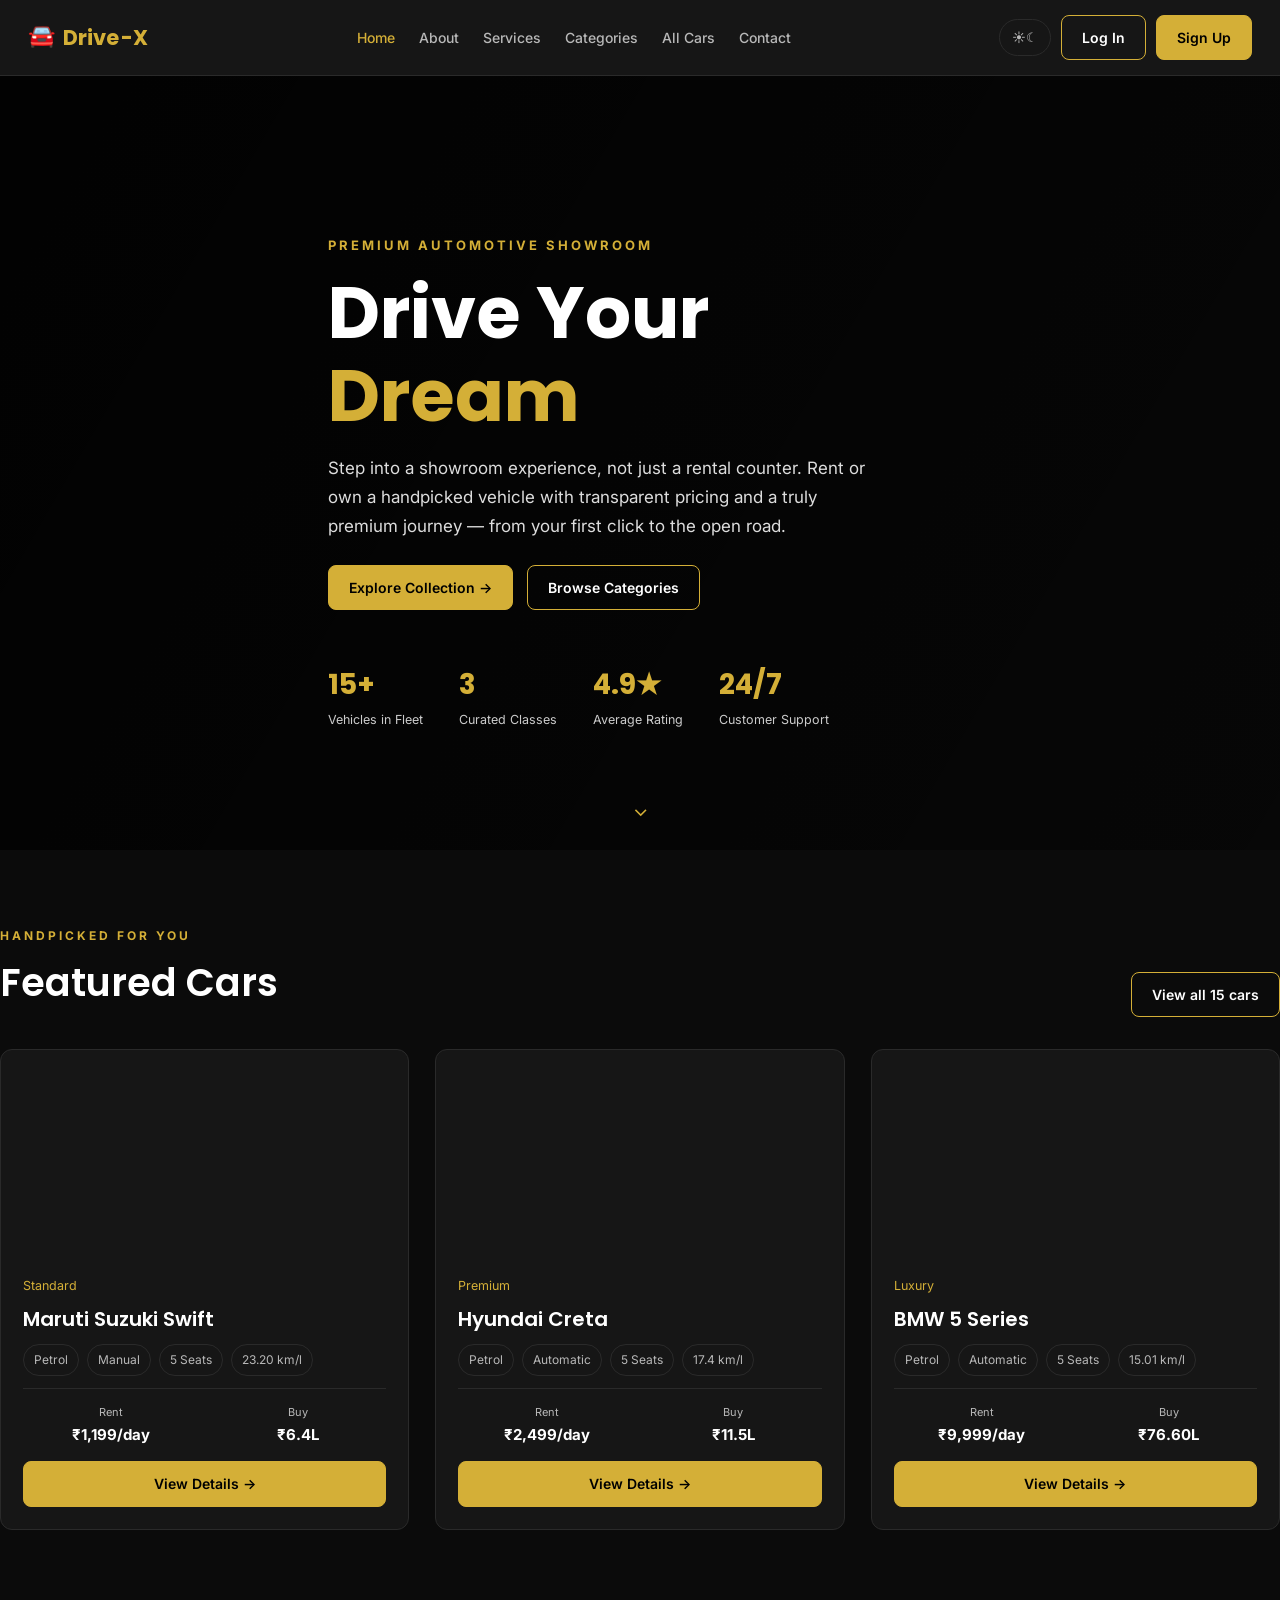
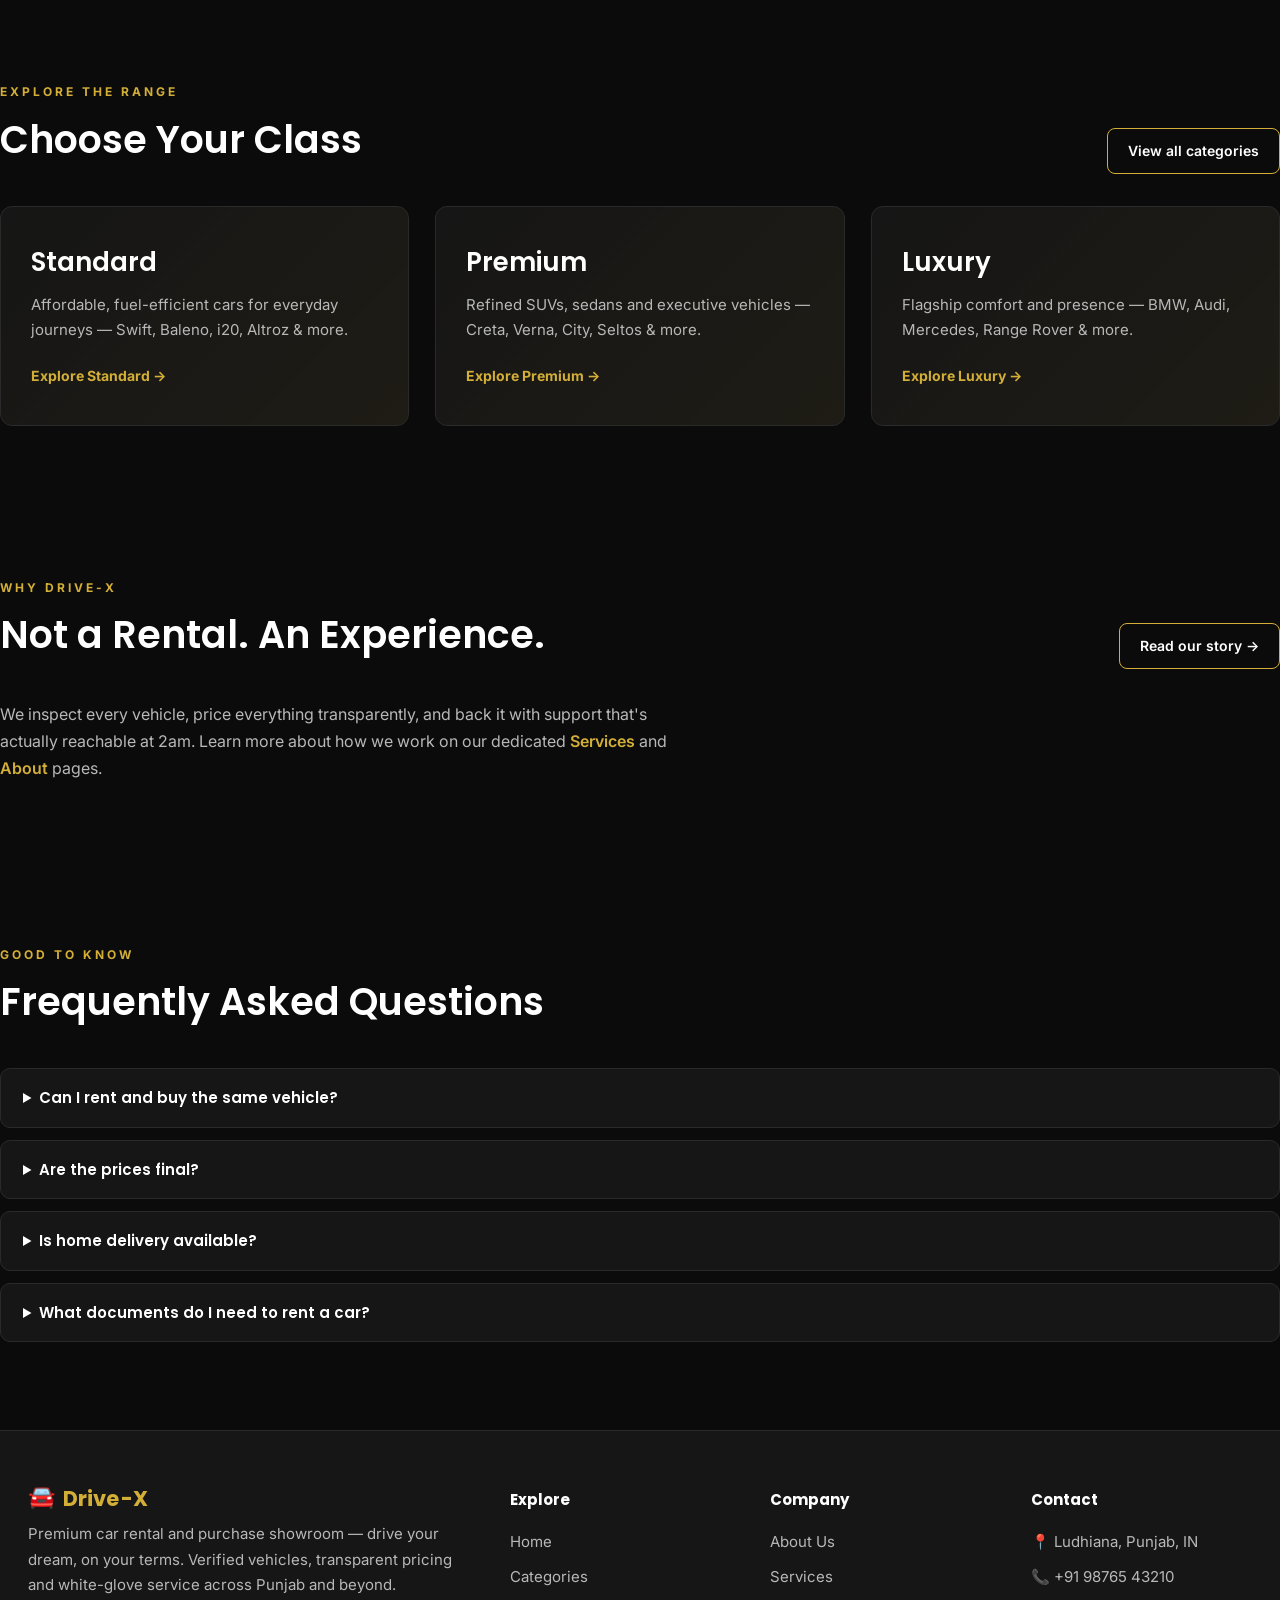
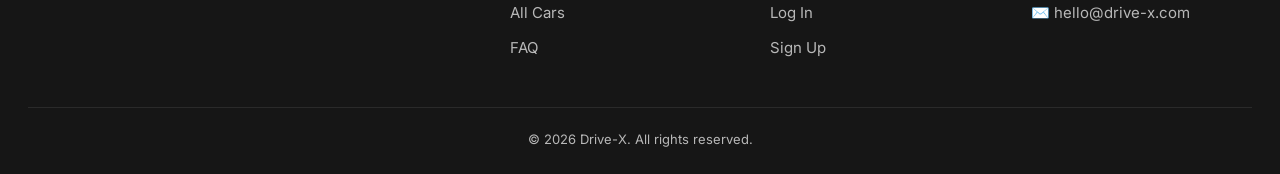
<file: index.html>
<!doctype html>
<html lang="en" data-theme="dark">
<head><meta charset="utf-8"><meta name="viewport" content="width=device-width,initial-scale=1"><title>Drive-X | Premium Automotive Showroom</title><meta name="description" content="Drive-X is a premium car rental and purchase showroom offering Standard, Premium and Luxury vehicles with transparent pricing."><link rel="preconnect" href="https://fonts.googleapis.com"><link href="https://fonts.googleapis.com/css2?family=Inter:wght@400;500;600&family=Poppins:wght@500;600;700&display=swap" rel="stylesheet"><link rel="icon" href="data:,"><link rel="stylesheet" href="style.css"></head>
<body>
<div class="loader" id="preloader"><div class="loader-box"><div class="logo"><span class="logo-icon">🚘</span><span class="logo-text">Drive<span>-X</span></span></div><div class="ring"></div></div></div>
<header><div class="wrap header-inner">
<a class="logo" href="index.html"><span class="logo-icon">🚘</span><span class="logo-text">Drive<span>-X</span></span></a>
<nav><a href="index.html" class="active">Home</a><a href="about.html" class="">About</a><a href="services.html" class="">Services</a><a href="categories.html" class="">Categories</a><a href="cars.html" class="">All Cars</a><a href="contact.html" class="">Contact</a></nav>
<div class="actions"><label class="switch">☀︎<input id="themeToggle" type="checkbox">☾</label><a class="btn" href="login.html">Log In</a><a class="btn primary" href="login.html">Sign Up</a></div>
<button class="hamburger" id="hamburgerBtn" aria-label="Toggle menu"><span></span><span></span><span></span></button>
</div>
<div class="mobile-nav" id="mobileNav">
<a href="index.html" class="active">Home</a><a href="about.html" class="">About</a><a href="services.html" class="">Services</a><a href="categories.html" class="">Categories</a><a href="cars.html" class="">All Cars</a><a href="contact.html" class="">Contact</a>
<label class="switch">☀︎ Theme<input id="themeToggleMobile" type="checkbox">☾</label>
<a class="btn block" href="login.html">Log In</a><a class="btn primary block" href="login.html">Sign Up</a>
</div></header>

<section class="hero"><div class="wrap hero-inner">
<small class="eyebrow">PREMIUM AUTOMOTIVE SHOWROOM</small>
<h1>Drive Your <span class="gold">Dream</span></h1>
<p>Step into a showroom experience, not just a rental counter. Rent or own a handpicked vehicle with transparent pricing and a truly premium journey — from your first click to the open road.</p>
<a class="btn primary" href="cars.html">Explore Collection →</a>
<a class="btn" href="categories.html">Browse Categories</a>
<div class="hero-stats">
<div><b>15+</b><span>Vehicles in Fleet</span></div>
<div><b>3</b><span>Curated Classes</span></div>
<div><b>4.9★</b><span>Average Rating</span></div>
<div><b>24/7</b><span>Customer Support</span></div>
</div>
</div>
<div class="scroll-cue">⌄</div>
</section>

<section class="section wrap"><div class="section-title"><div><small class="eyebrow">HANDPICKED FOR YOU</small><h2>Featured Cars</h2></div><a class="btn" href="cars.html">View all 15 cars</a></div><div class="grid"><article class="card"><div class="car-img" style="background-image:url(https://images.unsplash.com/photo-1552519507-da3b142c6e3d?auto=format&fit=crop&w=1000&q=85)"></div><div class="card-body"><small>Standard</small><h3>Maruti Suzuki Swift</h3><div class="specs"><span>Petrol</span><span>Manual</span><span>5 Seats</span><span>23.20 km/l</span></div><div class="price"><div><span class="meta">Rent</span><b>₹1,199/day</b></div><div><span class="meta">Buy</span><b>₹6.4L</b></div></div><a class="btn primary" href="car-details.html?car=maruti-suzuki-swift">View Details →</a></div></article><article class="card"><div class="car-img" style="background-image:url(https://images.unsplash.com/photo-1606152421802-db97b9c7a11b?auto=format&fit=crop&w=1000&q=85)"></div><div class="card-body"><small>Premium</small><h3>Hyundai Creta</h3><div class="specs"><span>Petrol</span><span>Automatic</span><span>5 Seats</span><span>17.4 km/l</span></div><div class="price"><div><span class="meta">Rent</span><b>₹2,499/day</b></div><div><span class="meta">Buy</span><b>₹11.5L</b></div></div><a class="btn primary" href="car-details.html?car=hyundai-creta">View Details →</a></div></article><article class="card"><div class="car-img" style="background-image:url(https://images.unsplash.com/photo-1523983388277-336a66bf9bcd?auto=format&fit=crop&w=1000&q=85)"></div><div class="card-body"><small>Luxury</small><h3>BMW 5 Series</h3><div class="specs"><span>Petrol</span><span>Automatic</span><span>5 Seats</span><span>15.01 km/l</span></div><div class="price"><div><span class="meta">Rent</span><b>₹9,999/day</b></div><div><span class="meta">Buy</span><b>₹76.60L</b></div></div><a class="btn primary" href="car-details.html?car=bmw-5-series">View Details →</a></div></article></div></section>

<section class="section wrap"><div class="section-title"><div><small class="eyebrow">EXPLORE THE RANGE</small><h2>Choose Your Class</h2></div><a class="btn" href="categories.html">View all categories</a></div><div class="grid">
<a class="category-card" href="cars.html?category=Standard"><h3>Standard</h3><p>Affordable, fuel-efficient cars for everyday journeys — Swift, Baleno, i20, Altroz &amp; more.</p><b>Explore Standard →</b></a>
<a class="category-card" href="cars.html?category=Premium"><h3>Premium</h3><p>Refined SUVs, sedans and executive vehicles — Creta, Verna, City, Seltos &amp; more.</p><b>Explore Premium →</b></a>
<a class="category-card" href="cars.html?category=Luxury"><h3>Luxury</h3><p>Flagship comfort and presence — BMW, Audi, Mercedes, Range Rover &amp; more.</p><b>Explore Luxury →</b></a>
</div></section>

<section class="section wrap"><div class="section-title"><div><small class="eyebrow">WHY DRIVE-X</small><h2>Not a Rental. An Experience.</h2></div><a class="btn" href="about.html">Read our story →</a></div>
<p class="lead">We inspect every vehicle, price everything transparently, and back it with support that's actually reachable at 2am. Learn more about how we work on our dedicated <a href="services.html" style="color:var(--gold);font-weight:600">Services</a> and <a href="about.html" style="color:var(--gold);font-weight:600">About</a> pages.</p>
</section>

<section class="section wrap" id="faq"><div class="section-title"><div><small class="eyebrow">GOOD TO KNOW</small><h2>Frequently Asked Questions</h2></div></div>
<details><summary>Can I rent and buy the same vehicle?</summary><p>Yes. Availability and purchase conversion are shown on each vehicle detail page.</p></details>
<details><summary>Are the prices final?</summary><p>Displayed prices are indicative showroom prices; final quotes depend on availability and configuration.</p></details>
<details><summary>Is home delivery available?</summary><p>Yes, in select cities including Ludhiana and surrounding areas.</p></details>
<details><summary>What documents do I need to rent a car?</summary><p>A valid driving license and a government-issued ID are required at pickup or delivery. See our <a href="contact.html" style="color:var(--gold)">Contact page</a> for support.</p></details>
</section>
<footer><div class="wrap">
<div class="footer-grid">
<div><div class="logo"><span class="logo-icon">🚘</span><span class="logo-text">Drive<span>-X</span></span></div><p>Premium car rental and purchase showroom — drive your dream, on your terms. Verified vehicles, transparent pricing and white-glove service across Punjab and beyond.</p></div>
<div><h4>Explore</h4><a href="index.html">Home</a><a href="categories.html">Categories</a><a href="cars.html">All Cars</a><a href="index.html#faq">FAQ</a></div>
<div><h4>Company</h4><a href="about.html">About Us</a><a href="services.html">Services</a><a href="login.html">Log In</a><a href="login.html">Sign Up</a></div>
<div><h4>Contact</h4><a href="contact.html">📍 Ludhiana, Punjab, IN</a><a href="tel:+919876543210">📞 +91 98765 43210</a><a href="mailto:hello@drive-x.com">✉️ hello@drive-x.com</a></div>
</div>
<div class="footer-bottom">© 2026 Drive-X. All rights reserved.</div>
</div></footer>
<script src="theme.js"></script><script src="nav.js"></script><script src="loader.js"></script>
</body></html>
</file>
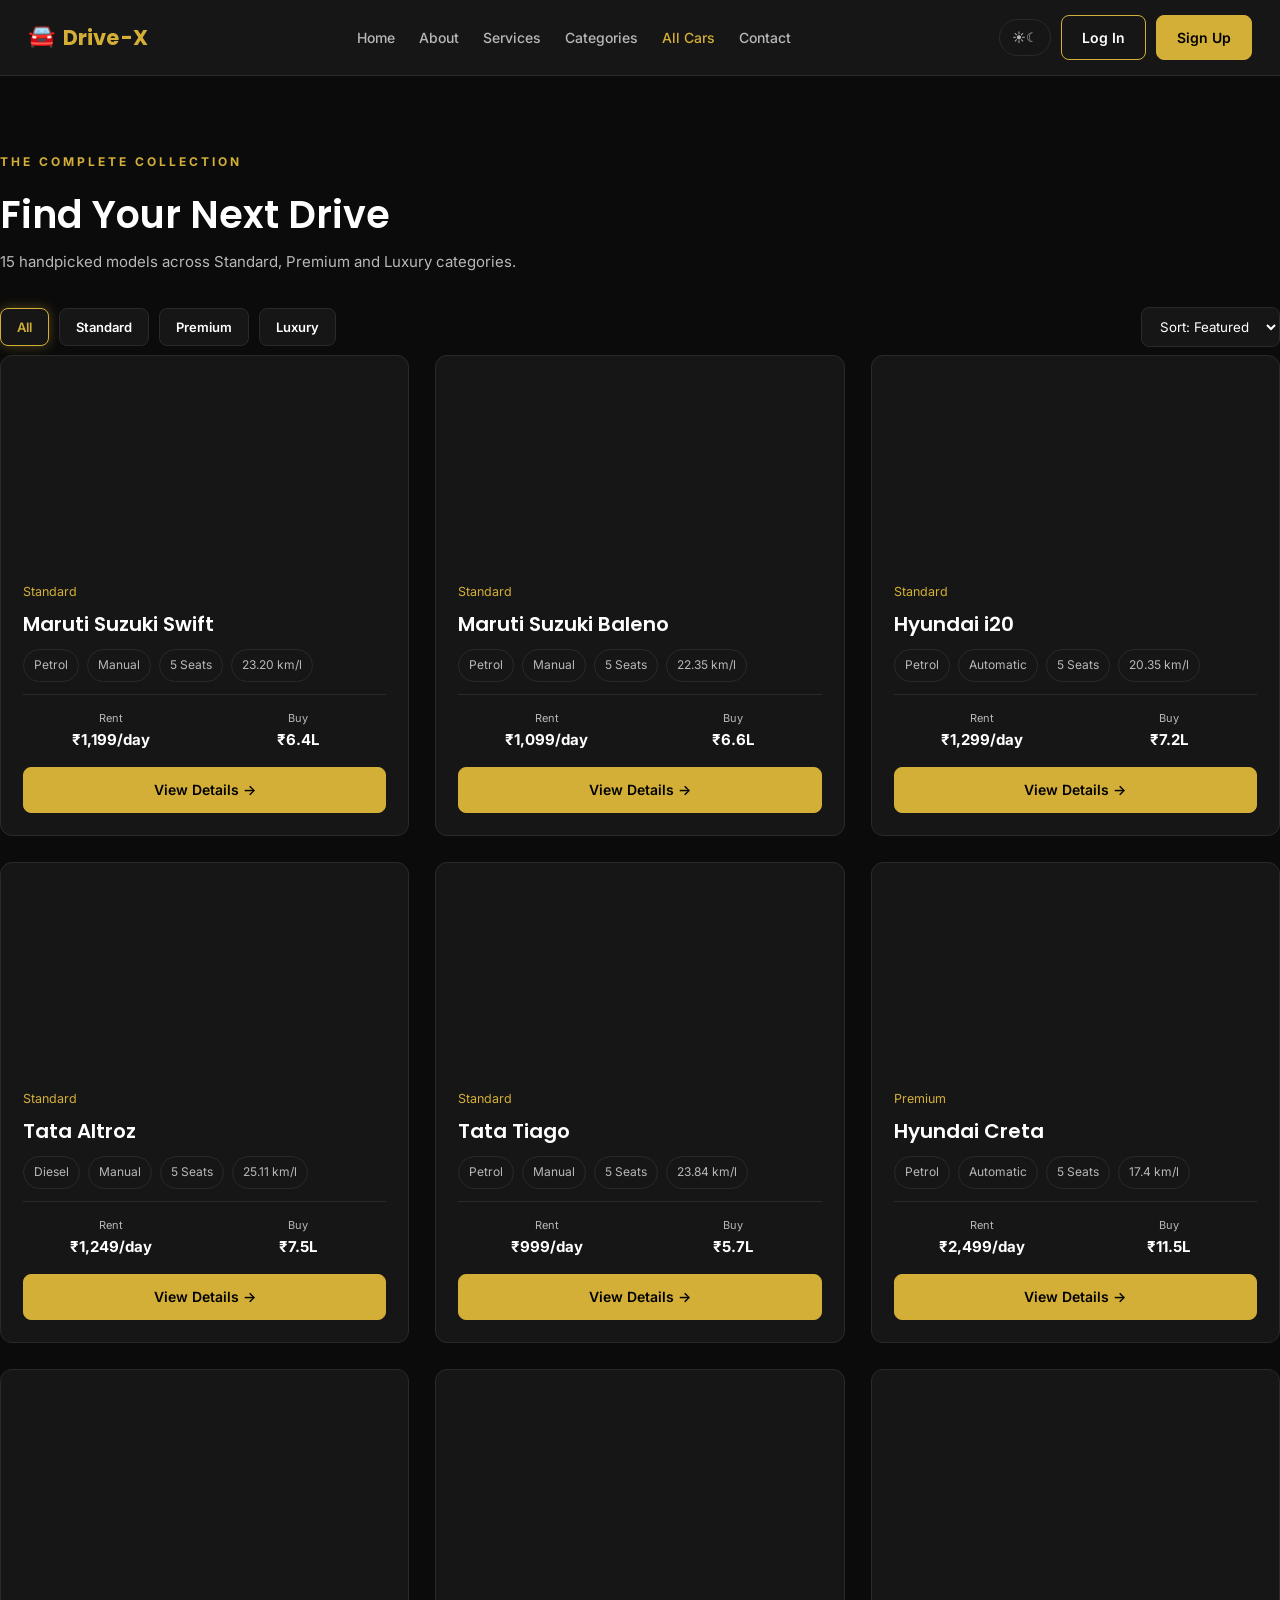
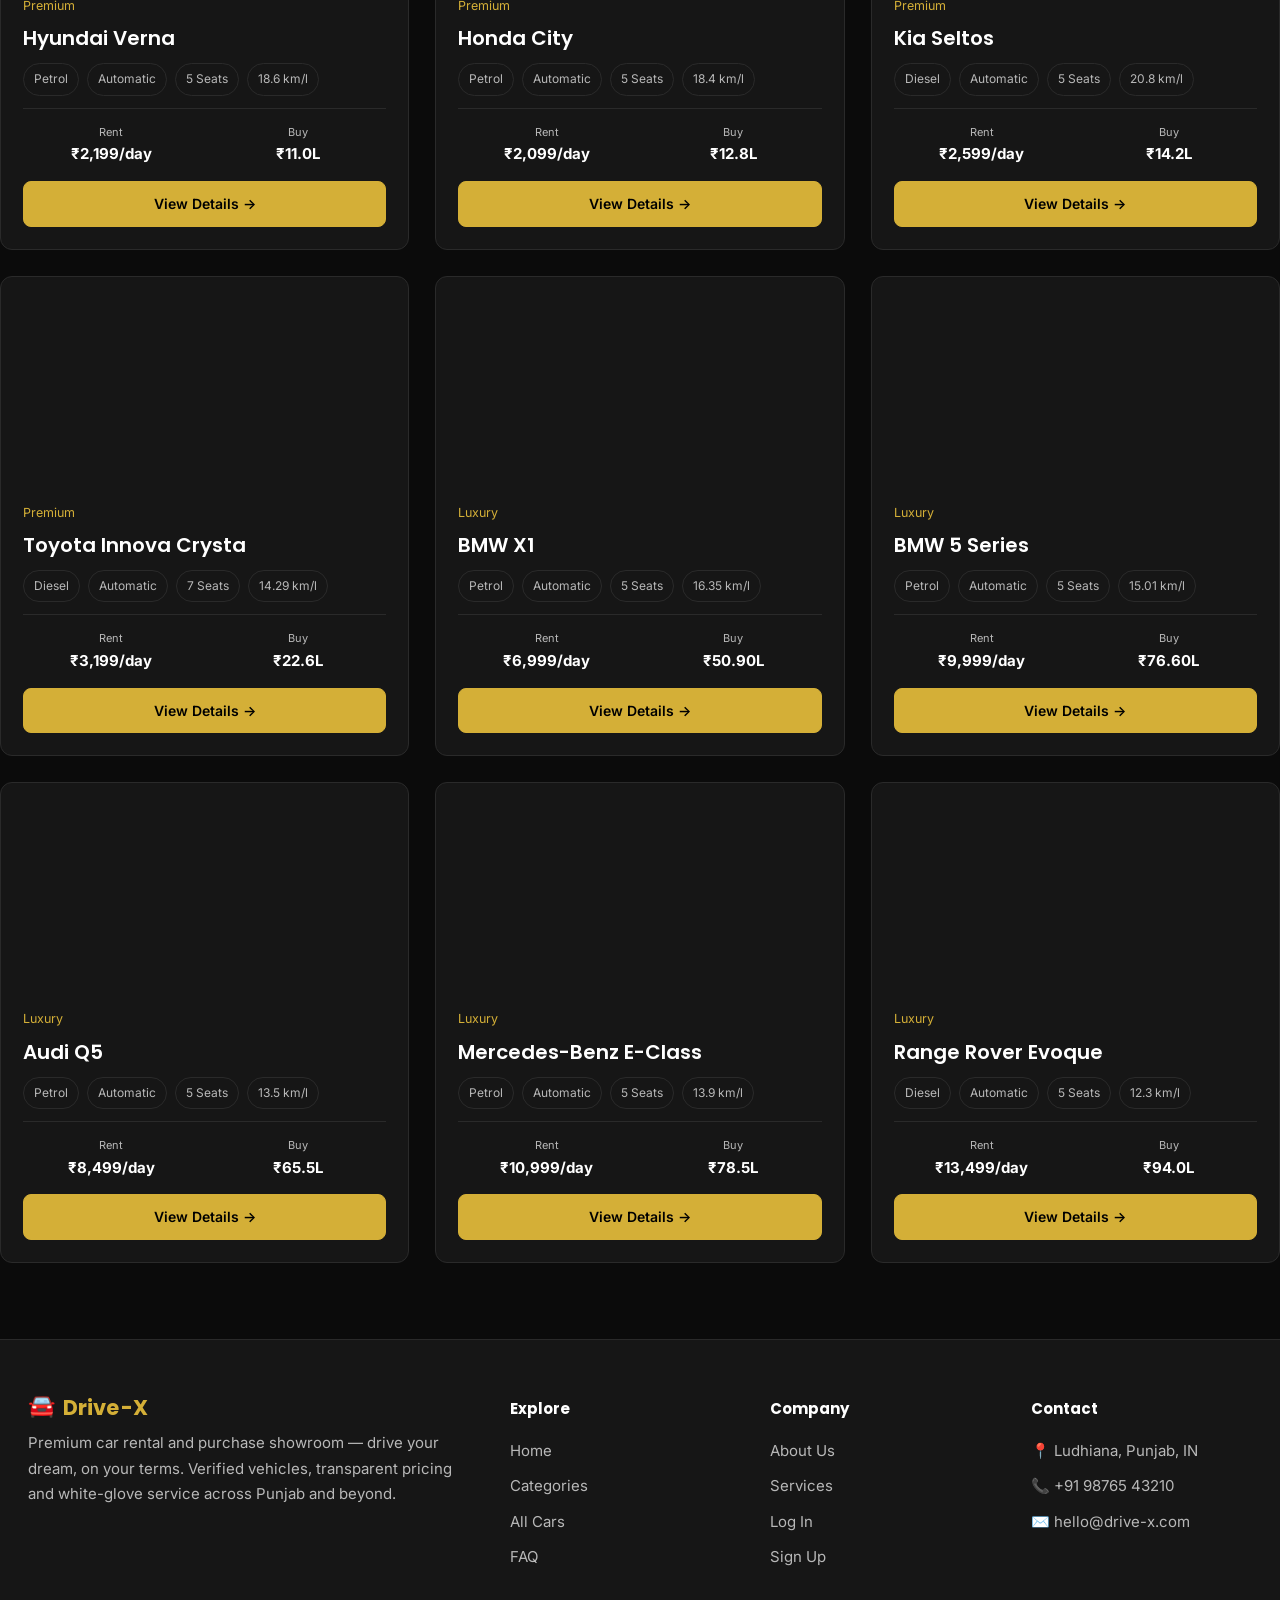
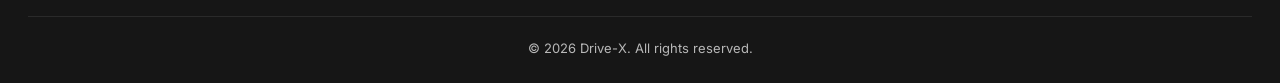
<file: cars.html>
<!doctype html>
<html lang="en" data-theme="dark">
<head><meta charset="utf-8"><meta name="viewport" content="width=device-width,initial-scale=1"><title>Drive-X | All Cars</title><link rel="preconnect" href="https://fonts.googleapis.com"><link href="https://fonts.googleapis.com/css2?family=Inter:wght@400;500;600&family=Poppins:wght@500;600;700&display=swap" rel="stylesheet"><link rel="icon" href="data:,"><link rel="stylesheet" href="style.css"></head>
<body>
<div class="loader" id="preloader"><div class="loader-box"><div class="logo"><span class="logo-icon">🚘</span><span class="logo-text">Drive<span>-X</span></span></div><div class="ring"></div></div></div>
<header><div class="wrap header-inner">
<a class="logo" href="index.html"><span class="logo-icon">🚘</span><span class="logo-text">Drive<span>-X</span></span></a>
<nav><a href="index.html" class="">Home</a><a href="about.html" class="">About</a><a href="services.html" class="">Services</a><a href="categories.html" class="">Categories</a><a href="cars.html" class="active">All Cars</a><a href="contact.html" class="">Contact</a></nav>
<div class="actions"><label class="switch">☀︎<input id="themeToggle" type="checkbox">☾</label><a class="btn" href="login.html">Log In</a><a class="btn primary" href="login.html">Sign Up</a></div>
<button class="hamburger" id="hamburgerBtn" aria-label="Toggle menu"><span></span><span></span><span></span></button>
</div>
<div class="mobile-nav" id="mobileNav">
<a href="index.html" class="">Home</a><a href="about.html" class="">About</a><a href="services.html" class="">Services</a><a href="categories.html" class="">Categories</a><a href="cars.html" class="active">All Cars</a><a href="contact.html" class="">Contact</a>
<label class="switch">☀︎ Theme<input id="themeToggleMobile" type="checkbox">☾</label>
<a class="btn block" href="login.html">Log In</a><a class="btn primary block" href="login.html">Sign Up</a>
</div></header>
<main class="section wrap"><small class="eyebrow">THE COMPLETE COLLECTION</small>
<div class="section-title"><div><h1>Find Your Next Drive</h1><p class="meta">15 handpicked models across Standard, Premium and Luxury categories.</p></div></div>
<div class="filters"><button data-filter="All" class="active">All</button><button data-filter="Standard">Standard</button><button data-filter="Premium">Premium</button><button data-filter="Luxury">Luxury</button><select id="sort"><option value="default">Sort: Featured</option><option value="name">Name A–Z</option></select></div>
<div id="carGrid" class="grid"></div>
</main>
<footer><div class="wrap">
<div class="footer-grid">
<div><div class="logo"><span class="logo-icon">🚘</span><span class="logo-text">Drive<span>-X</span></span></div><p>Premium car rental and purchase showroom — drive your dream, on your terms. Verified vehicles, transparent pricing and white-glove service across Punjab and beyond.</p></div>
<div><h4>Explore</h4><a href="index.html">Home</a><a href="categories.html">Categories</a><a href="cars.html">All Cars</a><a href="index.html#faq">FAQ</a></div>
<div><h4>Company</h4><a href="about.html">About Us</a><a href="services.html">Services</a><a href="login.html">Log In</a><a href="login.html">Sign Up</a></div>
<div><h4>Contact</h4><a href="contact.html">📍 Ludhiana, Punjab, IN</a><a href="tel:+919876543210">📞 +91 98765 43210</a><a href="mailto:hello@drive-x.com">✉️ hello@drive-x.com</a></div>
</div>
<div class="footer-bottom">© 2026 Drive-X. All rights reserved.</div>
</div></footer>
<script>window.DRIVEX_CARS=[{"name": "Maruti Suzuki Swift", "category": "Standard", "fuel": "Petrol", "transmission": "Manual", "seats": "5 Seats", "mileage": "23.20 km/l", "rent": "\u20b91,199/day", "buy": "\u20b96.4L", "image": "https://images.unsplash.com/photo-1552519507-da3b142c6e3d?auto=format&fit=crop&w=1000&q=85"}, {"name": "Maruti Suzuki Baleno", "category": "Standard", "fuel": "Petrol", "transmission": "Manual", "seats": "5 Seats", "mileage": "22.35 km/l", "rent": "\u20b91,099/day", "buy": "\u20b96.6L", "image": "https://images.unsplash.com/photo-1617469767053-d3b523a0b982?auto=format&fit=crop&w=1000&q=85"}, {"name": "Hyundai i20", "category": "Standard", "fuel": "Petrol", "transmission": "Automatic", "seats": "5 Seats", "mileage": "20.35 km/l", "rent": "\u20b91,299/day", "buy": "\u20b97.2L", "image": "https://images.unsplash.com/photo-1541899481282-d53bffe3c35d?auto=format&fit=crop&w=1000&q=85"}, {"name": "Tata Altroz", "category": "Standard", "fuel": "Diesel", "transmission": "Manual", "seats": "5 Seats", "mileage": "25.11 km/l", "rent": "\u20b91,249/day", "buy": "\u20b97.5L", "image": "https://images.unsplash.com/photo-1605559424843-9e4c228bf1c2?auto=format&fit=crop&w=1000&q=85"}, {"name": "Tata Tiago", "category": "Standard", "fuel": "Petrol", "transmission": "Manual", "seats": "5 Seats", "mileage": "23.84 km/l", "rent": "\u20b9999/day", "buy": "\u20b95.7L", "image": "https://images.unsplash.com/photo-1502877338535-766e1452684a?auto=format&fit=crop&w=1000&q=85"}, {"name": "Hyundai Creta", "category": "Premium", "fuel": "Petrol", "transmission": "Automatic", "seats": "5 Seats", "mileage": "17.4 km/l", "rent": "\u20b92,499/day", "buy": "\u20b911.5L", "image": "https://images.unsplash.com/photo-1606152421802-db97b9c7a11b?auto=format&fit=crop&w=1000&q=85"}, {"name": "Hyundai Verna", "category": "Premium", "fuel": "Petrol", "transmission": "Automatic", "seats": "5 Seats", "mileage": "18.6 km/l", "rent": "\u20b92,199/day", "buy": "\u20b911.0L", "image": "https://images.unsplash.com/photo-1580273916550-e323be2ae537?auto=format&fit=crop&w=1000&q=85"}, {"name": "Honda City", "category": "Premium", "fuel": "Petrol", "transmission": "Automatic", "seats": "5 Seats", "mileage": "18.4 km/l", "rent": "\u20b92,099/day", "buy": "\u20b912.8L", "image": "https://images.unsplash.com/photo-1590362891991-f776e747a588?auto=format&fit=crop&w=1000&q=85"}, {"name": "Kia Seltos", "category": "Premium", "fuel": "Diesel", "transmission": "Automatic", "seats": "5 Seats", "mileage": "20.8 km/l", "rent": "\u20b92,599/day", "buy": "\u20b914.2L", "image": "https://images.unsplash.com/photo-1619767886558-efdc259cde1a?auto=format&fit=crop&w=1000&q=85"}, {"name": "Toyota Innova Crysta", "category": "Premium", "fuel": "Diesel", "transmission": "Automatic", "seats": "7 Seats", "mileage": "14.29 km/l", "rent": "\u20b93,199/day", "buy": "\u20b922.6L", "image": "https://images.unsplash.com/photo-1519641471654-76ce0107ad1b?auto=format&fit=crop&w=1000&q=85"}, {"name": "BMW X1", "category": "Luxury", "fuel": "Petrol", "transmission": "Automatic", "seats": "5 Seats", "mileage": "16.35 km/l", "rent": "\u20b96,999/day", "buy": "\u20b950.90L", "image": "https://images.unsplash.com/photo-1555215695-3004980ad54e?auto=format&fit=crop&w=1000&q=85"}, {"name": "BMW 5 Series", "category": "Luxury", "fuel": "Petrol", "transmission": "Automatic", "seats": "5 Seats", "mileage": "15.01 km/l", "rent": "\u20b99,999/day", "buy": "\u20b976.60L", "image": "https://images.unsplash.com/photo-1523983388277-336a66bf9bcd?auto=format&fit=crop&w=1000&q=85"}, {"name": "Audi Q5", "category": "Luxury", "fuel": "Petrol", "transmission": "Automatic", "seats": "5 Seats", "mileage": "13.5 km/l", "rent": "\u20b98,499/day", "buy": "\u20b965.5L", "image": "https://images.unsplash.com/photo-1606664515524-ed2f786a0bd6?auto=format&fit=crop&w=1000&q=85"}, {"name": "Mercedes-Benz E-Class", "category": "Luxury", "fuel": "Petrol", "transmission": "Automatic", "seats": "5 Seats", "mileage": "13.9 km/l", "rent": "\u20b910,999/day", "buy": "\u20b978.5L", "image": "https://images.unsplash.com/photo-1563720223185-11003d516935?auto=format&fit=crop&w=1000&q=85"}, {"name": "Range Rover Evoque", "category": "Luxury", "fuel": "Diesel", "transmission": "Automatic", "seats": "5 Seats", "mileage": "12.3 km/l", "rent": "\u20b913,499/day", "buy": "\u20b994.0L", "image": "https://images.unsplash.com/photo-1553440569-bcc63803a83d?auto=format&fit=crop&w=1000&q=85"}];</script>
<script src="theme.js"></script><script src="app.js"></script><script src="nav.js"></script><script src="loader.js"></script>
</body></html>
</file>
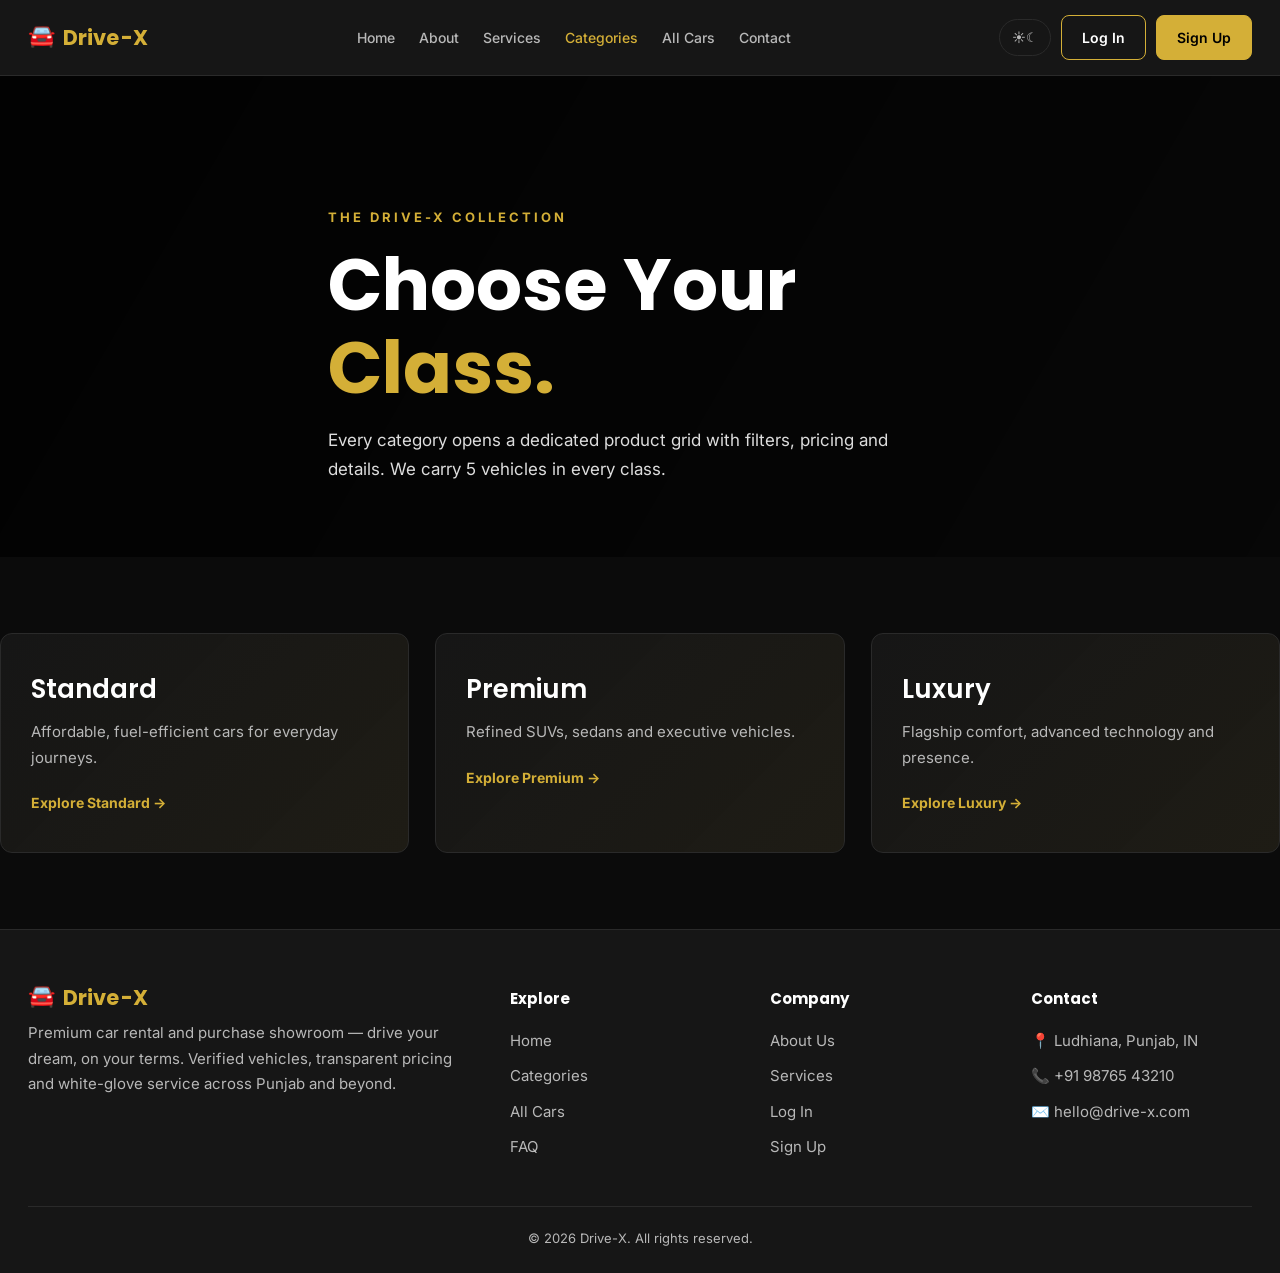
<file: categories.html>
<!doctype html>
<html lang="en" data-theme="dark">
<head><meta charset="utf-8"><meta name="viewport" content="width=device-width,initial-scale=1"><title>Drive-X | Categories</title><link rel="preconnect" href="https://fonts.googleapis.com"><link href="https://fonts.googleapis.com/css2?family=Inter:wght@400;500;600&family=Poppins:wght@500;600;700&display=swap" rel="stylesheet"><link rel="icon" href="data:,"><link rel="stylesheet" href="style.css"></head>
<body>
<div class="loader" id="preloader"><div class="loader-box"><div class="logo"><span class="logo-icon">🚘</span><span class="logo-text">Drive<span>-X</span></span></div><div class="ring"></div></div></div>
<header><div class="wrap header-inner">
<a class="logo" href="index.html"><span class="logo-icon">🚘</span><span class="logo-text">Drive<span>-X</span></span></a>
<nav><a href="index.html" class="">Home</a><a href="about.html" class="">About</a><a href="services.html" class="">Services</a><a href="categories.html" class="active">Categories</a><a href="cars.html" class="">All Cars</a><a href="contact.html" class="">Contact</a></nav>
<div class="actions"><label class="switch">☀︎<input id="themeToggle" type="checkbox">☾</label><a class="btn" href="login.html">Log In</a><a class="btn primary" href="login.html">Sign Up</a></div>
<button class="hamburger" id="hamburgerBtn" aria-label="Toggle menu"><span></span><span></span><span></span></button>
</div>
<div class="mobile-nav" id="mobileNav">
<a href="index.html" class="">Home</a><a href="about.html" class="">About</a><a href="services.html" class="">Services</a><a href="categories.html" class="active">Categories</a><a href="cars.html" class="">All Cars</a><a href="contact.html" class="">Contact</a>
<label class="switch">☀︎ Theme<input id="themeToggleMobile" type="checkbox">☾</label>
<a class="btn block" href="login.html">Log In</a><a class="btn primary block" href="login.html">Sign Up</a>
</div></header>
<section class="hero small"><div class="wrap hero-inner">
<small class="eyebrow">THE DRIVE-X COLLECTION</small>
<h1>Choose Your <span class="gold">Class.</span></h1>
<p>Every category opens a dedicated product grid with filters, pricing and details. We carry 5 vehicles in every class.</p>
</div></section>
<main class="section wrap">
<div class="grid">
<a class="category-card" href="cars.html?category=Standard"><h3>Standard</h3><p>Affordable, fuel-efficient cars for everyday journeys.</p><b>Explore Standard →</b></a>
<a class="category-card" href="cars.html?category=Premium"><h3>Premium</h3><p>Refined SUVs, sedans and executive vehicles.</p><b>Explore Premium →</b></a>
<a class="category-card" href="cars.html?category=Luxury"><h3>Luxury</h3><p>Flagship comfort, advanced technology and presence.</p><b>Explore Luxury →</b></a>
</div></main>
<footer><div class="wrap">
<div class="footer-grid">
<div><div class="logo"><span class="logo-icon">🚘</span><span class="logo-text">Drive<span>-X</span></span></div><p>Premium car rental and purchase showroom — drive your dream, on your terms. Verified vehicles, transparent pricing and white-glove service across Punjab and beyond.</p></div>
<div><h4>Explore</h4><a href="index.html">Home</a><a href="categories.html">Categories</a><a href="cars.html">All Cars</a><a href="index.html#faq">FAQ</a></div>
<div><h4>Company</h4><a href="about.html">About Us</a><a href="services.html">Services</a><a href="login.html">Log In</a><a href="login.html">Sign Up</a></div>
<div><h4>Contact</h4><a href="contact.html">📍 Ludhiana, Punjab, IN</a><a href="tel:+919876543210">📞 +91 98765 43210</a><a href="mailto:hello@drive-x.com">✉️ hello@drive-x.com</a></div>
</div>
<div class="footer-bottom">© 2026 Drive-X. All rights reserved.</div>
</div></footer>
<script src="theme.js"></script><script src="nav.js"></script><script src="loader.js"></script>
</body></html>
</file>
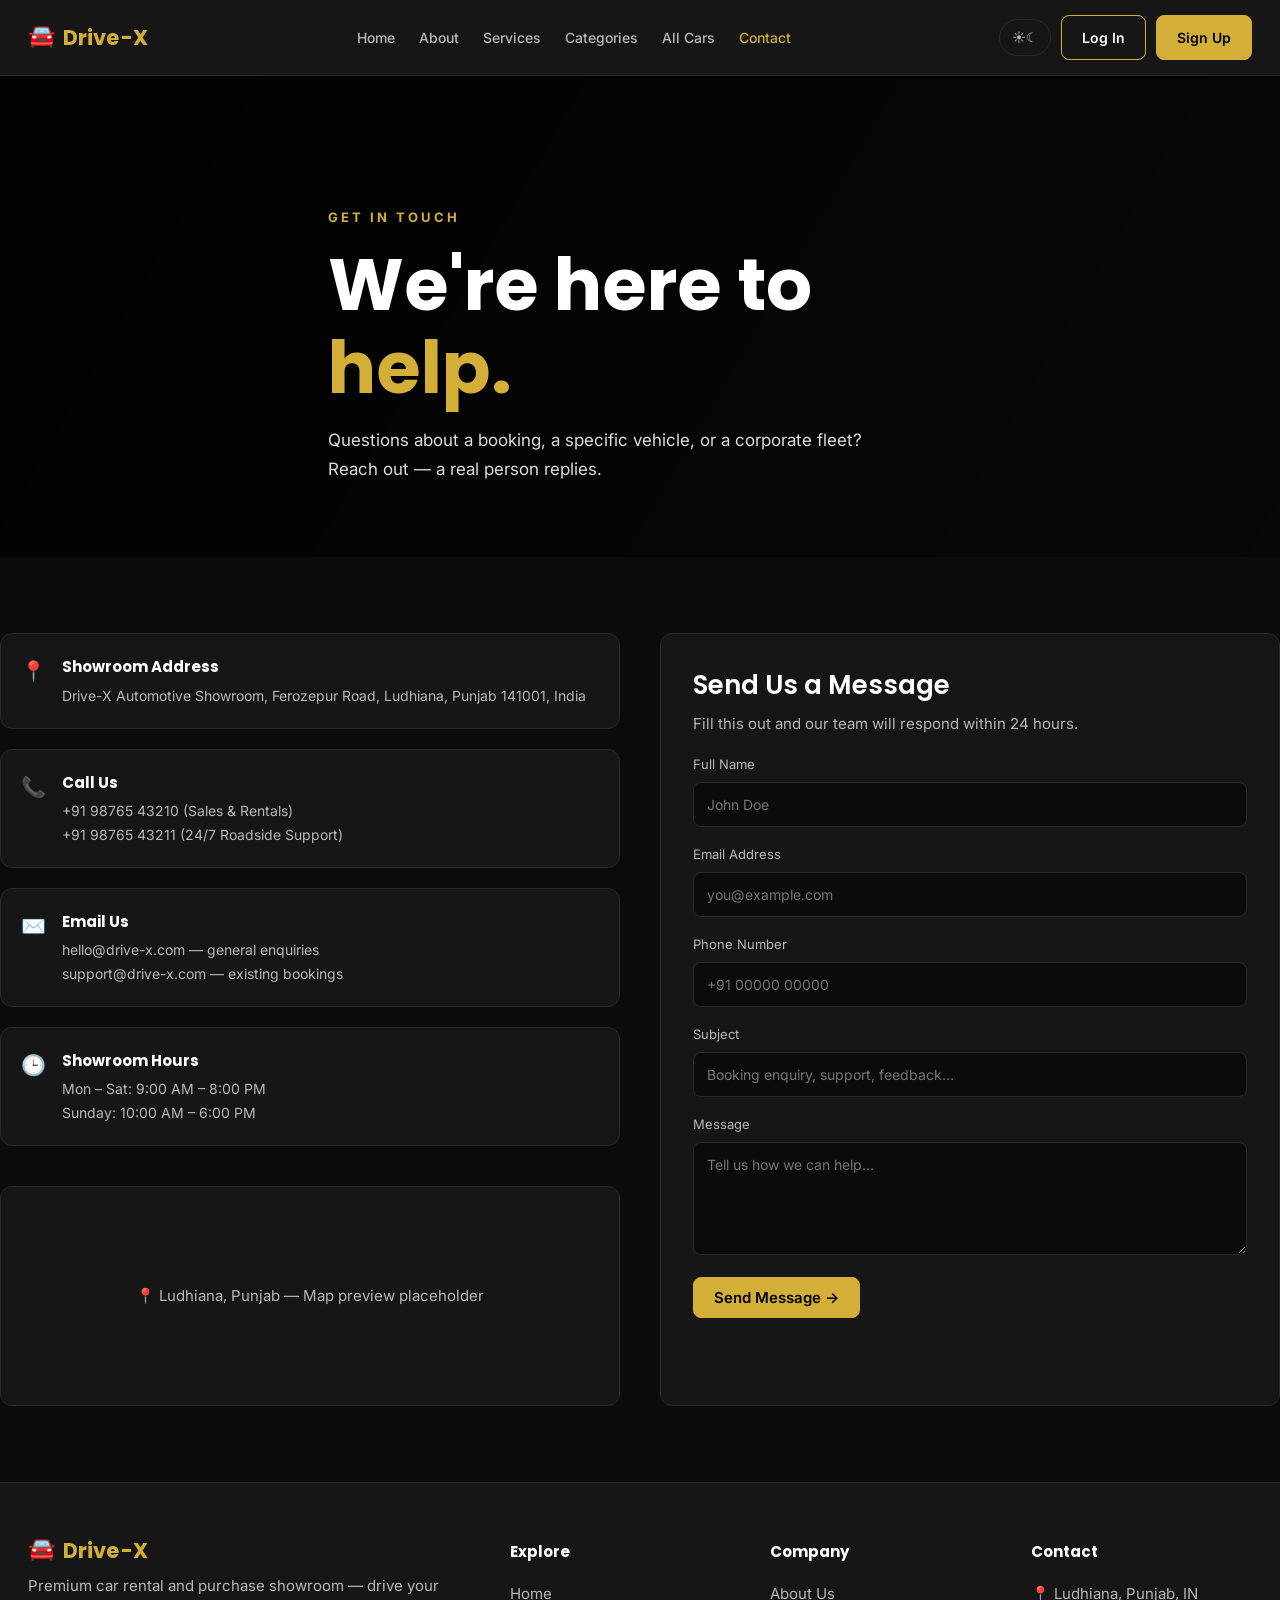
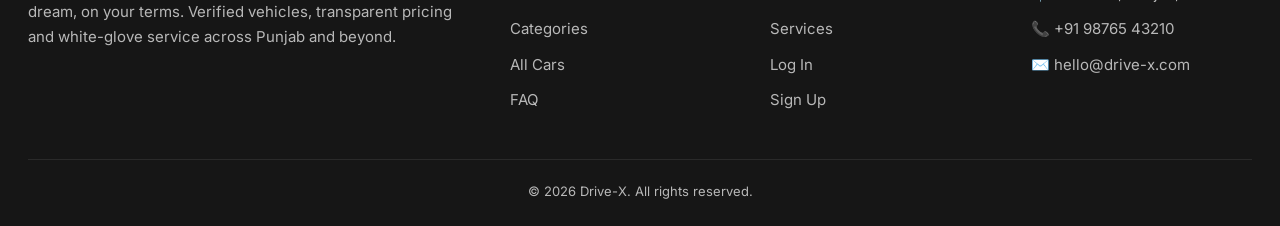
<file: contact.html>
<!doctype html>
<html lang="en" data-theme="dark">
<head><meta charset="utf-8"><meta name="viewport" content="width=device-width,initial-scale=1"><title>Drive-X | Contact Us</title><meta name="description" content="Get in touch with Drive-X for bookings, support and enquiries."><link rel="preconnect" href="https://fonts.googleapis.com"><link href="https://fonts.googleapis.com/css2?family=Inter:wght@400;500;600&family=Poppins:wght@500;600;700&display=swap" rel="stylesheet"><link rel="icon" href="data:,"><link rel="stylesheet" href="style.css"></head>
<body>
<div class="loader" id="preloader"><div class="loader-box"><div class="logo"><span class="logo-icon">🚘</span><span class="logo-text">Drive<span>-X</span></span></div><div class="ring"></div></div></div>
<header><div class="wrap header-inner">
<a class="logo" href="index.html"><span class="logo-icon">🚘</span><span class="logo-text">Drive<span>-X</span></span></a>
<nav><a href="index.html" class="">Home</a><a href="about.html" class="">About</a><a href="services.html" class="">Services</a><a href="categories.html" class="">Categories</a><a href="cars.html" class="">All Cars</a><a href="contact.html" class="active">Contact</a></nav>
<div class="actions"><label class="switch">☀︎<input id="themeToggle" type="checkbox">☾</label><a class="btn" href="login.html">Log In</a><a class="btn primary" href="login.html">Sign Up</a></div>
<button class="hamburger" id="hamburgerBtn" aria-label="Toggle menu"><span></span><span></span><span></span></button>
</div>
<div class="mobile-nav" id="mobileNav">
<a href="index.html" class="">Home</a><a href="about.html" class="">About</a><a href="services.html" class="">Services</a><a href="categories.html" class="">Categories</a><a href="cars.html" class="">All Cars</a><a href="contact.html" class="active">Contact</a>
<label class="switch">☀︎ Theme<input id="themeToggleMobile" type="checkbox">☾</label>
<a class="btn block" href="login.html">Log In</a><a class="btn primary block" href="login.html">Sign Up</a>
</div></header>

<section class="hero small"><div class="wrap hero-inner">
<small class="eyebrow">GET IN TOUCH</small>
<h1>We're here to <span class="gold">help.</span></h1>
<p>Questions about a booking, a specific vehicle, or a corporate fleet? Reach out — a real person replies.</p>
</div></section>

<section class="section wrap">
<div class="contact-grid">
<div class="contact-info">
<div class="contact-item"><b>📍</b><div><h4>Showroom Address</h4><p>Drive-X Automotive Showroom, Ferozepur Road, Ludhiana, Punjab 141001, India</p></div></div>
<div class="contact-item"><b>📞</b><div><h4>Call Us</h4><p>+91 98765 43210 (Sales &amp; Rentals)<br>+91 98765 43211 (24/7 Roadside Support)</p></div></div>
<div class="contact-item"><b>✉️</b><div><h4>Email Us</h4><p>hello@drive-x.com — general enquiries<br>support@drive-x.com — existing bookings</p></div></div>
<div class="contact-item"><b>🕒</b><div><h4>Showroom Hours</h4><p>Mon – Sat: 9:00 AM – 8:00 PM<br>Sunday: 10:00 AM – 6:00 PM</p></div></div>
<div class="map-embed">📍 Ludhiana, Punjab — Map preview placeholder</div>
</div>

<form class="contact-form" onsubmit="return false;">
<h2 style="font:600 26px 'Poppins';margin-bottom:6px">Send Us a Message</h2>
<p class="meta">Fill this out and our team will respond within 24 hours.</p>
<label>Full Name<input class="field-input" type="text" placeholder="John Doe" required></label>
<label>Email Address<input class="field-input" type="email" placeholder="you@example.com" required></label>
<label>Phone Number<input class="field-input" type="tel" placeholder="+91 00000 00000"></label>
<label>Subject<input class="field-input" type="text" placeholder="Booking enquiry, support, feedback…"></label>
<label>Message<textarea class="field-input" rows="5" placeholder="Tell us how we can help…" required></textarea></label>
<button class="btn primary" type="submit">Send Message →</button>
</form>
</div>
</section>

<footer><div class="wrap">
<div class="footer-grid">
<div><div class="logo"><span class="logo-icon">🚘</span><span class="logo-text">Drive<span>-X</span></span></div><p>Premium car rental and purchase showroom — drive your dream, on your terms. Verified vehicles, transparent pricing and white-glove service across Punjab and beyond.</p></div>
<div><h4>Explore</h4><a href="index.html">Home</a><a href="categories.html">Categories</a><a href="cars.html">All Cars</a><a href="index.html#faq">FAQ</a></div>
<div><h4>Company</h4><a href="about.html">About Us</a><a href="services.html">Services</a><a href="login.html">Log In</a><a href="login.html">Sign Up</a></div>
<div><h4>Contact</h4><a href="contact.html">📍 Ludhiana, Punjab, IN</a><a href="tel:+919876543210">📞 +91 98765 43210</a><a href="mailto:hello@drive-x.com">✉️ hello@drive-x.com</a></div>
</div>
<div class="footer-bottom">© 2026 Drive-X. All rights reserved.</div>
</div></footer>
<script src="theme.js"></script><script src="nav.js"></script><script src="loader.js"></script>
</body></html>
</file>
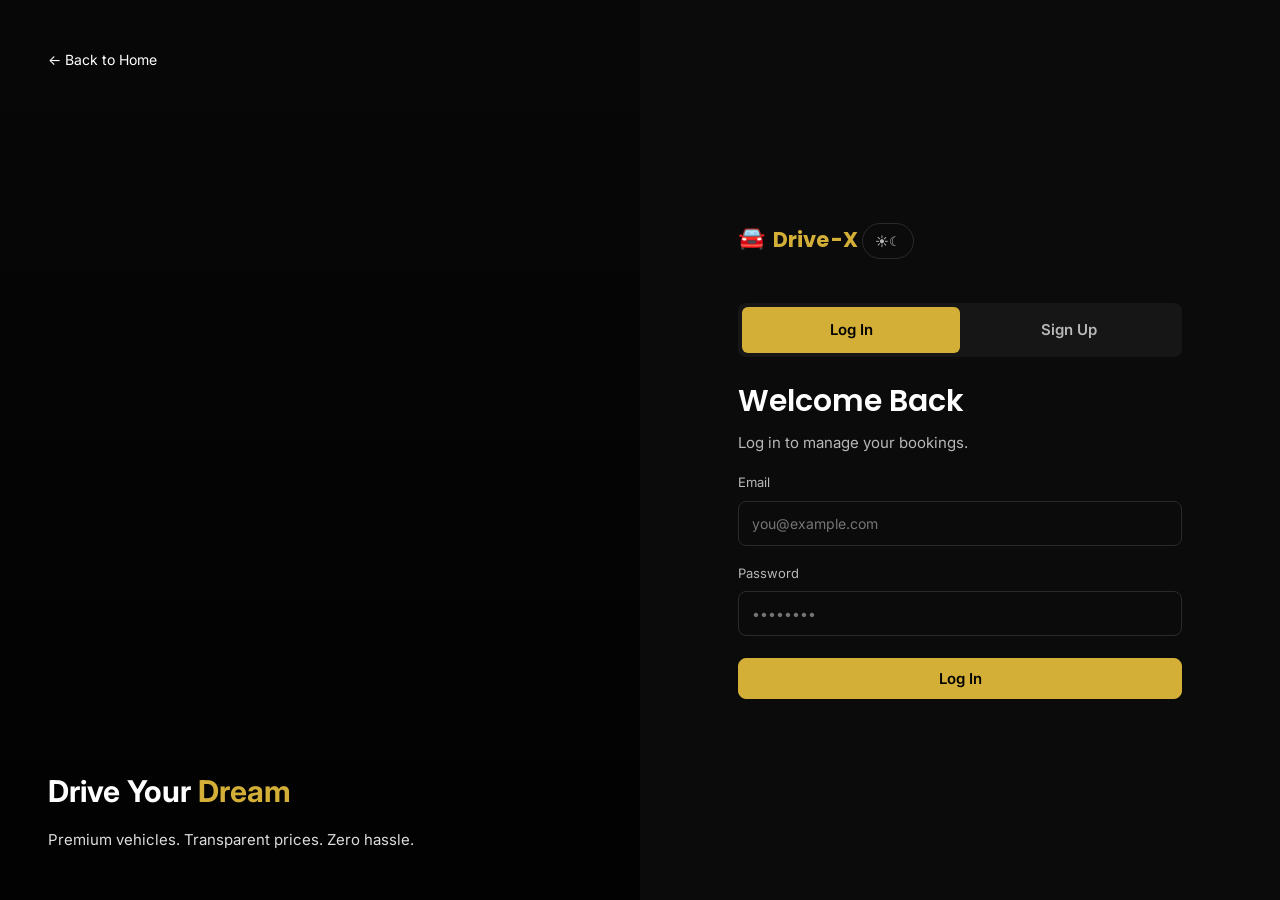
<file: login.html>
<!doctype html>
<html lang="en" data-theme="dark">
<head><meta charset="utf-8"><meta name="viewport" content="width=device-width,initial-scale=1"><title>Drive-X | Account</title><link rel="preconnect" href="https://fonts.googleapis.com"><link href="https://fonts.googleapis.com/css2?family=Inter:wght@400;500;600&family=Poppins:wght@500;600;700&display=swap" rel="stylesheet"><link rel="icon" href="data:,"><link rel="stylesheet" href="style.css"></head>
<body>
<div class="loader" id="preloader"><div class="loader-box"><div class="logo"><span class="logo-icon">🚘</span><span class="logo-text">Drive<span>-X</span></span></div><div class="ring"></div></div></div>
<div class="auth">
<div class="auth-image"><a href="index.html">← Back to Home</a><div><h1>Drive Your <span class="gold">Dream</span></h1><p>Premium vehicles. Transparent prices. Zero hassle.</p></div></div>
<section class="auth-form">
<a class="logo" href="index.html"><span class="logo-icon">🚘</span><span class="logo-text">Drive<span>-X</span></span></a>
<label class="switch">☀︎<input id="themeToggle" type="checkbox">☾</label>
<input type="radio" name="tab" id="login" checked style="display:none"><input type="radio" name="tab" id="signup" style="display:none">
<div class="tabs"><label for="login">Log In</label><label for="signup">Sign Up</label></div>
<form class="login-form" onsubmit="return false;"><h2 style="font:600 30px 'Poppins';margin:0 0 6px">Welcome Back</h2><p class="meta">Log in to manage your bookings.</p>
<label>Email<input class="field-input" type="email" placeholder="you@example.com" required></label>
<label>Password<input class="field-input" type="password" placeholder="••••••••" required></label>
<button class="btn primary" style="width:100%">Log In</button></form>
<form class="signup-form" onsubmit="return false;"><h2 style="font:600 30px 'Poppins';margin:0 0 6px">Create Account</h2><p class="meta">Start renting or buying your dream car.</p>
<label>Full Name<input class="field-input" type="text" placeholder="John Doe" required></label>
<label>Email<input class="field-input" type="email" placeholder="you@example.com" required></label>
<label>Password<input class="field-input" type="password" placeholder="Create a password" required></label>
<button class="btn primary" style="width:100%">Create Account</button></form>
</section></div>
<script src="theme.js"></script><script src="loader.js"></script>
</body></html>
</file>
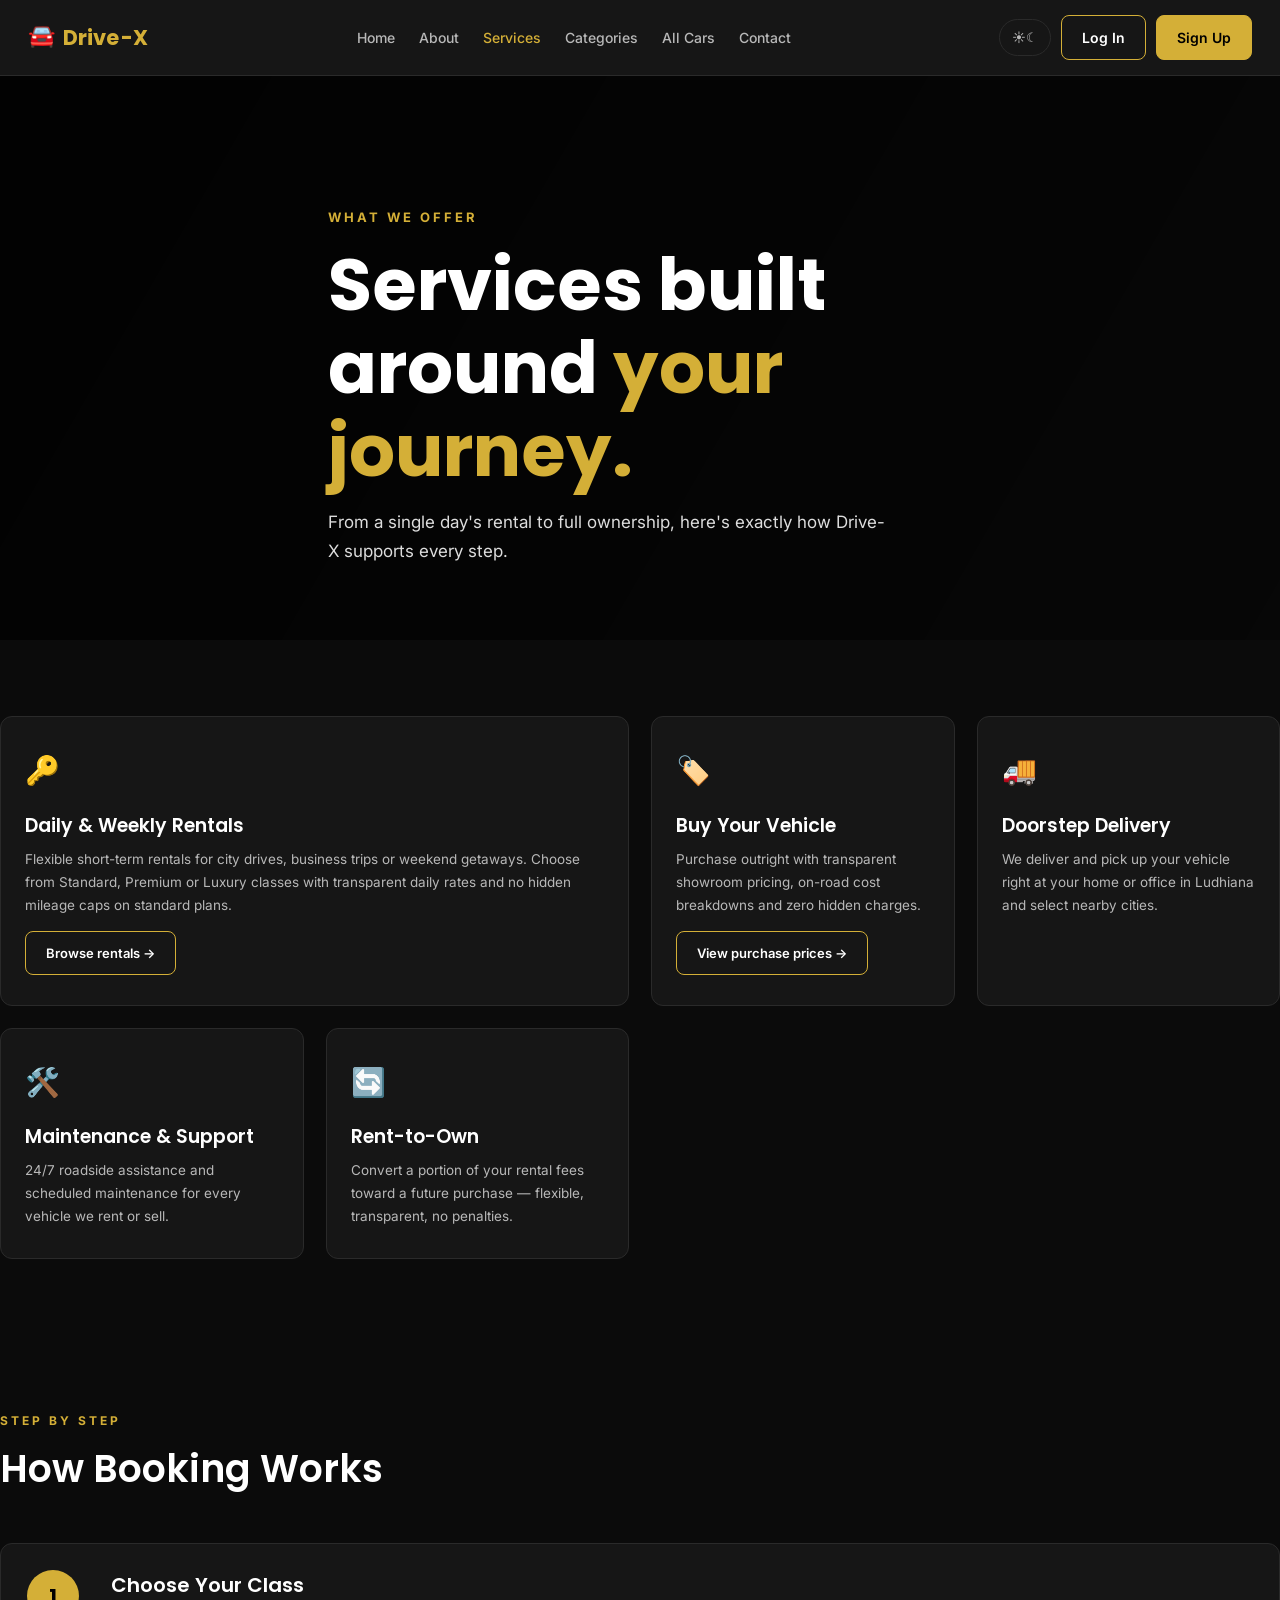
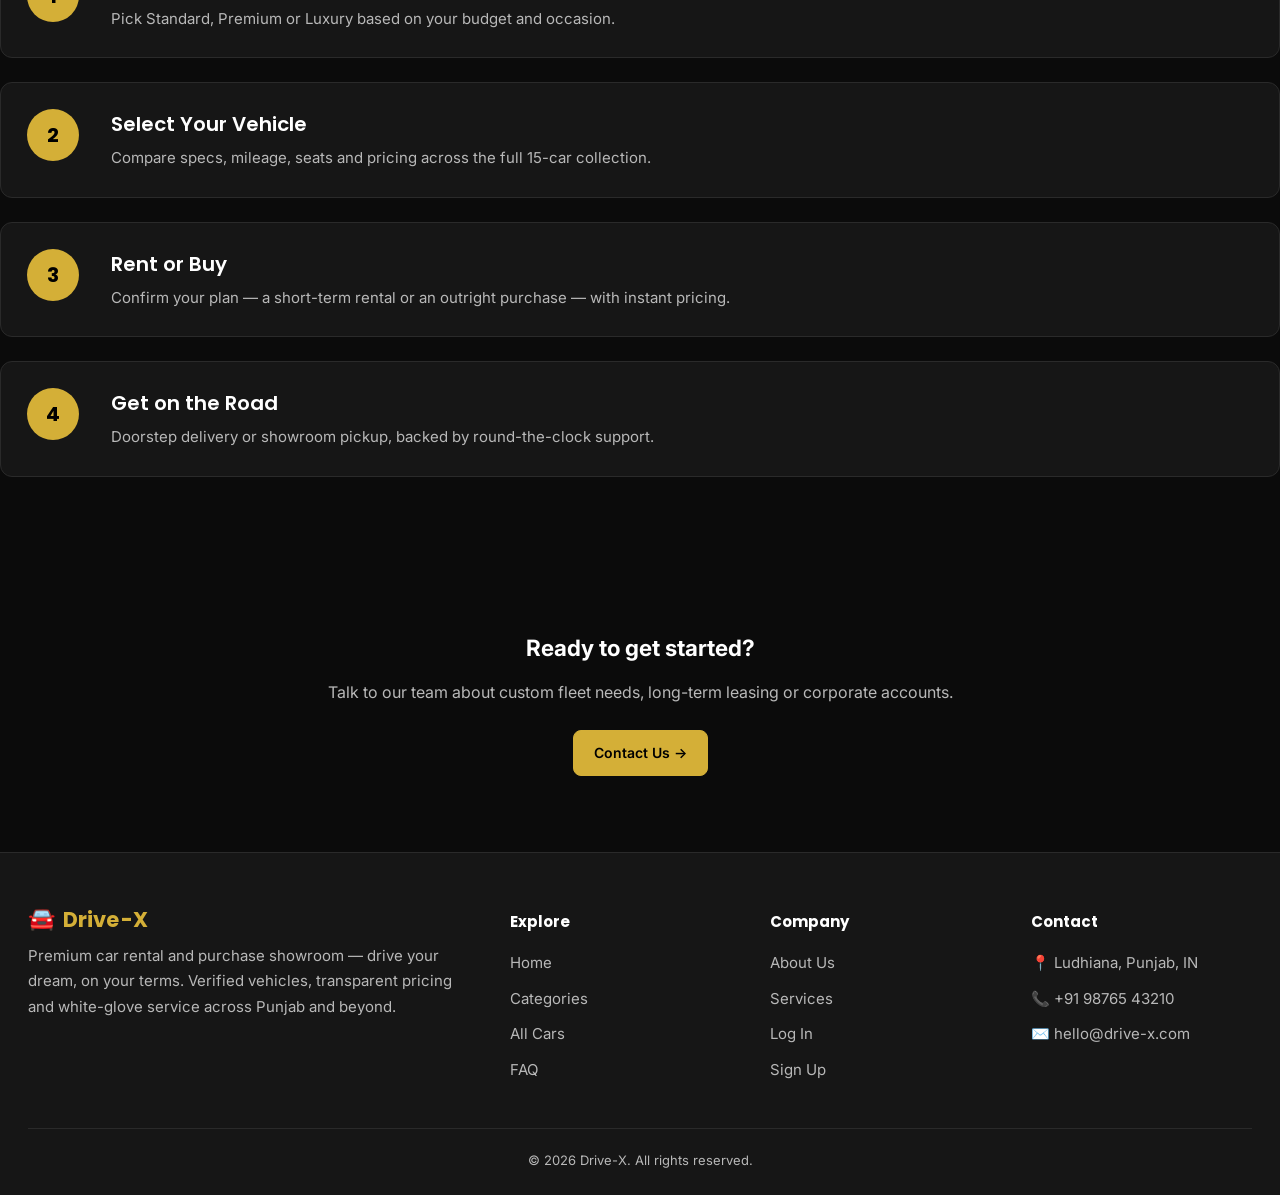
<file: services.html>
<!doctype html>
<html lang="en" data-theme="dark">
<head><meta charset="utf-8"><meta name="viewport" content="width=device-width,initial-scale=1"><title>Drive-X | Services</title><meta name="description" content="Explore Drive-X services — daily rentals, vehicle purchase, doorstep delivery and 24/7 maintenance support."><link rel="preconnect" href="https://fonts.googleapis.com"><link href="https://fonts.googleapis.com/css2?family=Inter:wght@400;500;600&family=Poppins:wght@500;600;700&display=swap" rel="stylesheet"><link rel="icon" href="data:,"><link rel="stylesheet" href="style.css"></head>
<body>
<div class="loader" id="preloader"><div class="loader-box"><div class="logo"><span class="logo-icon">🚘</span><span class="logo-text">Drive<span>-X</span></span></div><div class="ring"></div></div></div>
<header><div class="wrap header-inner">
<a class="logo" href="index.html"><span class="logo-icon">🚘</span><span class="logo-text">Drive<span>-X</span></span></a>
<nav><a href="index.html" class="">Home</a><a href="about.html" class="">About</a><a href="services.html" class="active">Services</a><a href="categories.html" class="">Categories</a><a href="cars.html" class="">All Cars</a><a href="contact.html" class="">Contact</a></nav>
<div class="actions"><label class="switch">☀︎<input id="themeToggle" type="checkbox">☾</label><a class="btn" href="login.html">Log In</a><a class="btn primary" href="login.html">Sign Up</a></div>
<button class="hamburger" id="hamburgerBtn" aria-label="Toggle menu"><span></span><span></span><span></span></button>
</div>
<div class="mobile-nav" id="mobileNav">
<a href="index.html" class="">Home</a><a href="about.html" class="">About</a><a href="services.html" class="active">Services</a><a href="categories.html" class="">Categories</a><a href="cars.html" class="">All Cars</a><a href="contact.html" class="">Contact</a>
<label class="switch">☀︎ Theme<input id="themeToggleMobile" type="checkbox">☾</label>
<a class="btn block" href="login.html">Log In</a><a class="btn primary block" href="login.html">Sign Up</a>
</div></header>

<section class="hero small"><div class="wrap hero-inner">
<small class="eyebrow">WHAT WE OFFER</small>
<h1>Services built around <span class="gold">your journey.</span></h1>
<p>From a single day's rental to full ownership, here's exactly how Drive-X supports every step.</p>
</div></section>

<section class="section wrap">
<div class="services-grid">
<div class="service-card large"><div><div class="service-icon">🔑</div><h3>Daily &amp; Weekly Rentals</h3><p>Flexible short-term rentals for city drives, business trips or weekend getaways. Choose from Standard, Premium or Luxury classes with transparent daily rates and no hidden mileage caps on standard plans.</p><a class="btn" href="cars.html">Browse rentals →</a></div></div>
<div class="service-card"><div class="service-icon">🏷️</div><h3>Buy Your Vehicle</h3><p>Purchase outright with transparent showroom pricing, on-road cost breakdowns and zero hidden charges.</p><a class="btn" href="cars.html">View purchase prices →</a></div>
<div class="service-card"><div class="service-icon">🚚</div><h3>Doorstep Delivery</h3><p>We deliver and pick up your vehicle right at your home or office in Ludhiana and select nearby cities.</p></div>
<div class="service-card"><div class="service-icon">🛠️</div><h3>Maintenance &amp; Support</h3><p>24/7 roadside assistance and scheduled maintenance for every vehicle we rent or sell.</p></div>
<div class="service-card"><div class="service-icon">🔄</div><h3>Rent-to-Own</h3><p>Convert a portion of your rental fees toward a future purchase — flexible, transparent, no penalties.</p></div>
</div>
</section>

<section class="section wrap">
<div class="section-title"><div><small class="eyebrow">STEP BY STEP</small><h2>How Booking Works</h2></div></div>
<div class="timeline">
<div class="timeline-step"><div class="timeline-num">1</div><div><h3>Choose Your Class</h3><p>Pick Standard, Premium or Luxury based on your budget and occasion.</p></div></div>
<div class="timeline-step"><div class="timeline-num">2</div><div><h3>Select Your Vehicle</h3><p>Compare specs, mileage, seats and pricing across the full 15-car collection.</p></div></div>
<div class="timeline-step"><div class="timeline-num">3</div><div><h3>Rent or Buy</h3><p>Confirm your plan — a short-term rental or an outright purchase — with instant pricing.</p></div></div>
<div class="timeline-step"><div class="timeline-num">4</div><div><h3>Get on the Road</h3><p>Doorstep delivery or showroom pickup, backed by round-the-clock support.</p></div></div>
</div>
</section>

<section class="section wrap" style="text-align:center">
<h2>Ready to get started?</h2>
<p class="lead" style="margin:12px auto 24px">Talk to our team about custom fleet needs, long-term leasing or corporate accounts.</p>
<a class="btn primary" href="contact.html">Contact Us →</a>
</section>

<footer><div class="wrap">
<div class="footer-grid">
<div><div class="logo"><span class="logo-icon">🚘</span><span class="logo-text">Drive<span>-X</span></span></div><p>Premium car rental and purchase showroom — drive your dream, on your terms. Verified vehicles, transparent pricing and white-glove service across Punjab and beyond.</p></div>
<div><h4>Explore</h4><a href="index.html">Home</a><a href="categories.html">Categories</a><a href="cars.html">All Cars</a><a href="index.html#faq">FAQ</a></div>
<div><h4>Company</h4><a href="about.html">About Us</a><a href="services.html">Services</a><a href="login.html">Log In</a><a href="login.html">Sign Up</a></div>
<div><h4>Contact</h4><a href="contact.html">📍 Ludhiana, Punjab, IN</a><a href="tel:+919876543210">📞 +91 98765 43210</a><a href="mailto:hello@drive-x.com">✉️ hello@drive-x.com</a></div>
</div>
<div class="footer-bottom">© 2026 Drive-X. All rights reserved.</div>
</div></footer>
<script src="theme.js"></script><script src="nav.js"></script><script src="loader.js"></script>
</body></html>
</file>
<file: style.css>
*{box-sizing:border-box;margin:0;padding:0}
:root{
  --bg:#0b0b0b;--card:#161616;--border:#2a2a2a;--text:#fff;--muted:#b8b8b8;
  --gold:#d4af37;--glow:rgba(212,175,55,.35);--radius:12px;--header-h:76px;
}
:root[data-theme="light"]{
  --bg:#f3ede3;--card:#fffaf2;--border:#ded2c0;--text:#2f2922;--muted:#756b5e;
  --gold:#a56b16;--glow:rgba(165,107,22,.22);
}
html{scroll-behavior:smooth}
body{background:var(--bg);color:var(--text);font:15px/1.7 'Inter',Arial,sans-serif;transition:background .4s,color .4s;overflow-x:hidden;width:100%}
:root[data-theme="light"] body{background:linear-gradient(135deg,#f3ede3 0%,#eee3d3 100%)}
:root[data-theme="light"] .btn.primary{background:#8f5b12;color:#fff;border-color:#8f5b12}
:root[data-theme="light"] .timeline-num{background:#8f5b12;color:#fff}
a{text-decoration:none;color:inherit}
img{max-width:100%;display:block}
ul{list-style:none}
button{font-family:inherit}
.wrap{max-width:1320px;margin:0 auto;padding:0 28px;width:100%}

/* ===== Header ===== */
header{height:var(--header-h);display:flex;align-items:center;background:var(--card);border-bottom:1px solid var(--border);position:sticky;top:0;z-index:50;transition:background .4s,border-color .4s;width:100%}
.header-inner{display:flex;align-items:center;width:100%;gap:28px}
.logo{font-family:'Poppins',sans-serif;font-weight:700;font-size:21px;display:inline-flex;align-items:center;gap:8px;line-height:1;white-space:nowrap}
.logo .logo-icon{font-size:22px;display:inline-flex;align-items:center;transform:translateY(-1px)}
.logo .logo-text{display:inline-flex;align-items:baseline;gap:2px}
.logo span{color:var(--gold)}
.gold,small{color:var(--gold)}
nav{display:flex;gap:24px;margin:0 auto;color:var(--muted);flex-wrap:nowrap}
nav a{transition:.3s;font-size:14px;font-weight:500;white-space:nowrap}
nav a:hover,nav a.active{color:var(--gold)}
.actions{display:flex;align-items:center;gap:10px;flex-shrink:0}
.hamburger{display:none;flex-direction:column;justify-content:center;gap:5px;cursor:pointer;background:none;border:none;padding:8px;z-index:60;width:40px;height:40px}
.hamburger span{width:22px;height:2px;background:var(--text);transition:.3s;display:block;border-radius:2px}
.hamburger.open span:nth-child(1){transform:translateY(7px) rotate(45deg)}
.hamburger.open span:nth-child(2){opacity:0}
.hamburger.open span:nth-child(3){transform:translateY(-7px) rotate(-45deg)}
.mobile-nav{position:fixed;top:var(--header-h);left:0;right:0;bottom:0;background:var(--bg);z-index:45;display:flex;flex-direction:column;padding:24px 24px 40px;gap:4px;transform:translateX(100%);transition:transform .4s ease;overflow-y:auto;height:calc(100vh - var(--header-h))}
.mobile-nav.open{transform:translateX(0)}
.mobile-nav a{padding:16px 4px;border-bottom:1px solid var(--border);font-size:16px;font-weight:600}
.mobile-nav .btn{margin-top:16px;text-align:center;width:100%}
.mobile-nav .switch{margin:14px 0;width:fit-content}

/* ===== Buttons ===== */
.btn{display:inline-block;border:1px solid var(--gold);border-radius:8px;padding:10px 20px;font-weight:600;font-size:14px;transition:.3s;cursor:pointer;background:transparent;color:var(--text);white-space:nowrap}
.btn.primary{background:var(--gold);color:#000;border-color:var(--gold)}
.btn:hover{transform:translateY(-3px);box-shadow:0 0 18px var(--glow)}
.btn.block{display:block;width:100%;text-align:center}

/* ===== Theme Switch ===== */
.switch{display:inline-flex;align-items:center;gap:6px;cursor:pointer;border:1px solid var(--border);border-radius:20px;padding:6px 12px;color:var(--muted);font-size:13px;user-select:none;flex-shrink:0}
.switch input{display:none}

/* ===== Preloader ===== */
.loader{position:fixed;inset:0;background:var(--bg);z-index:999;display:grid;place-items:center;transition:opacity .5s,visibility .5s}
.loader.hide{opacity:0;visibility:hidden;pointer-events:none}
.loader-box{display:grid;place-items:center;gap:16px}
.loader-box .logo{font-size:24px}
.ring{width:44px;height:44px;border:3px solid var(--border);border-top-color:var(--gold);border-radius:50%;animation:spin .9s linear infinite}
@keyframes spin{to{transform:rotate(360deg)}}

/* ===== Hero ===== */
.hero{min-height:86vh;display:flex;align-items:center;padding:100px 0 60px;position:relative;
  background:linear-gradient(120deg,rgba(0,0,0,.85),rgba(0,0,0,.4)),url('https://images.unsplash.com/photo-1503376780353-7e6692767b70?auto=format&fit=crop&w=1800&q=85') center/cover;
}
:root[data-theme="light"] .hero{background:linear-gradient(120deg,rgba(54,35,18,.58),rgba(54,35,18,.24)),url('https://images.unsplash.com/photo-1503376780353-7e6692767b70?auto=format&fit=crop&w=1800&q=85') center/cover}
:root[data-theme="light"] .hero h1,:root[data-theme="light"] .hero p{color:#fff}
:root[data-theme="light"] .hero h1,:root[data-theme="light"] .hero p,:root[data-theme="light"] .hero .eyebrow{text-shadow:0 2px 10px rgba(0,0,0,.75)}
:root[data-theme="light"] .hero .btn:not(.primary){color:#fff;border-color:rgba(255,255,255,.75)}
.hero.small{min-height:42vh;padding:130px 0 50px}
.hero-inner{max-width:680px;animation:fadeUp .9s ease both}
.hero small.eyebrow{font-size:13px}
.hero h1{font:700 clamp(34px,7vw,72px)/1.15 'Poppins',sans-serif;margin:16px 0;word-wrap:break-word}
.hero p{max-width:560px;color:#ddd;font-size:17px;margin-bottom:24px}
.hero .btn{margin-right:10px;margin-bottom:10px}
.hero-stats{display:flex;gap:36px;margin-top:44px;flex-wrap:wrap}
.hero-stats div b{display:block;font:700 28px 'Poppins',sans-serif;color:var(--gold)}
.hero-stats div span{color:#ccc;font-size:12.5px}
.scroll-cue{position:absolute;bottom:24px;left:50%;transform:translateX(-50%);color:var(--gold);animation:bob 2s infinite ease-in-out;font-size:20px}
@keyframes bob{0%,100%{transform:translate(-50%,0)}50%{transform:translate(-50%,10px)}}
@keyframes fadeUp{from{opacity:0;transform:translateY(30px)}to{opacity:1;transform:translateY(0)}}

/* ===== Sections ===== */
.section{padding:76px 0}
.eyebrow{letter-spacing:3px;color:var(--gold);font-size:12px;font-weight:700;display:block;margin-bottom:8px}
.section-title{display:flex;align-items:flex-end;justify-content:space-between;gap:20px;margin-bottom:32px;flex-wrap:wrap}
.section-title h1,.section-title h2{font:600 clamp(26px,4vw,38px) 'Poppins',sans-serif;margin:6px 0}
.meta{color:var(--muted)}
.lead{color:var(--muted);max-width:700px;font-size:16px;margin-bottom:10px}

/* ===== Story / Content Split ===== */
.story{display:grid;grid-template-columns:1fr 1fr;gap:50px;align-items:center}
.story-media{position:relative;height:440px;border-radius:var(--radius);overflow:hidden}
.story-media img{width:100%;height:100%;object-fit:cover;transition:transform .6s}
.story-media:hover img{transform:scale(1.06)}
.story-badge{position:absolute;bottom:20px;left:20px;background:var(--card);border:1px solid var(--border);padding:14px 18px;border-radius:10px;max-width:80%}
.story-badge b{font:700 24px 'Poppins',sans-serif;color:var(--gold);display:block}
.story-badge span{font-size:12px;color:var(--muted)}
.story-text p{color:var(--muted);margin:14px 0;line-height:1.85}
.story-list{display:grid;gap:14px;margin-top:22px}
.story-list div{display:flex;gap:12px;align-items:flex-start}
.story-list b{color:var(--gold);font-size:18px;flex-shrink:0}
.reverse{direction:rtl}
.reverse>*{direction:ltr}

/* ===== Timeline (process pages) ===== */
.timeline{display:grid;gap:24px;margin-top:40px}
.timeline-step{display:grid;grid-template-columns:60px 1fr;gap:24px;background:var(--card);border:1px solid var(--border);border-radius:var(--radius);padding:26px;transition:.3s}
.timeline-step:hover{border-color:var(--gold);box-shadow:0 0 18px var(--glow)}
.timeline-num{width:52px;height:52px;border-radius:50%;background:var(--gold);color:#000;display:flex;align-items:center;justify-content:center;font:700 20px 'Poppins',sans-serif;flex-shrink:0}
.timeline-step h3{font:600 20px 'Poppins',sans-serif;margin-bottom:6px}
.timeline-step p{color:var(--muted)}

/* ===== Services ===== */
.services-grid{display:grid;grid-template-columns:repeat(4,1fr);gap:22px}
.service-card{background:var(--card);border:1px solid var(--border);border-radius:var(--radius);padding:30px 24px;transition:.35s;text-align:left}
.service-card:hover{transform:translateY(-8px);box-shadow:0 0 22px var(--glow);border-color:var(--gold)}
.service-card.large{grid-column:span 2;display:flex;gap:20px;align-items:flex-start}
.service-icon{font-size:28px;color:var(--gold);margin-bottom:16px;flex-shrink:0}
.service-card h3{font:600 19px 'Poppins',sans-serif;margin-bottom:8px}
.service-card p{color:var(--muted);font-size:13.5px}
.service-card a.btn{margin-top:14px;font-size:13px}

/* ===== Grid & Cards ===== */
.grid{display:grid;grid-template-columns:repeat(3,1fr);gap:26px}
.card{background:var(--card);border:1px solid var(--border);border-radius:var(--radius);overflow:hidden;transition:.35s}
:root[data-theme="light"] .card,:root[data-theme="light"] .service-card,:root[data-theme="light"] .timeline-step,:root[data-theme="light"] .panel,:root[data-theme="light"] .contact-item,:root[data-theme="light"] details{box-shadow:0 8px 24px rgba(91,69,42,.07)}
.card:hover{transform:translateY(-8px);box-shadow:0 0 22px var(--glow);border-color:var(--gold)}
.card-body{padding:22px}
.card-body h3{font:600 20px 'Poppins',sans-serif;margin:6px 0 10px}
.car-img{height:200px;background-size:cover;background-position:center;transition:transform .5s}
.card:hover .car-img{transform:scale(1.06)}
.specs{display:flex;flex-wrap:wrap;gap:8px;color:var(--muted);font-size:12px;margin:10px 0}
.specs span{border:1px solid var(--border);border-radius:99px;padding:5px 10px}
.price{display:flex;justify-content:space-between;align-items:center;border-top:1px solid var(--border);padding-top:14px;margin-top:12px;gap:10px}
.price div{text-align:center;flex:1}
.price span.meta{display:block;font-size:11px}
.price b{font-size:15px}
.card-body .btn{width:100%;text-align:center;margin-top:14px}

/* ===== Category Cards ===== */
.category-card{display:block;padding:36px 30px;min-height:220px;background:linear-gradient(135deg,var(--card),color-mix(in srgb,var(--card) 70%,var(--gold) 6%));border:1px solid var(--border);border-radius:var(--radius);transition:.35s;position:relative}
.category-card:hover{transform:translateY(-8px);box-shadow:0 0 22px var(--glow);border-color:var(--gold)}
.category-card h3{font:600 26px 'Poppins',sans-serif;margin-bottom:10px}
.category-card p{color:var(--muted);margin-bottom:20px}
.category-card b{color:var(--gold);font-size:14px}

/* ===== Filters ===== */
.filters{display:flex;gap:10px;flex-wrap:wrap;align-items:center;margin:26px 0 8px}
.filters button{background:var(--card);color:var(--text);border:1px solid var(--border);padding:10px 16px;border-radius:8px;cursor:pointer;font-weight:600;font-size:13px;transition:.3s}
.filters button.active{border-color:var(--gold);color:var(--gold);box-shadow:0 0 12px var(--glow)}
.filters select{background:var(--card);color:var(--text);border:1px solid var(--border);padding:10px 14px;border-radius:8px;margin-left:auto;font-family:inherit}

/* ===== Detail Page ===== */
.detail-grid{display:grid;grid-template-columns:1.2fr .8fr;gap:36px}
.detail-image{height:480px;border-radius:var(--radius);background-size:cover;background-position:center}
.panel{background:var(--card);border:1px solid var(--border);border-radius:var(--radius);padding:36px}
.panel h1{font:600 clamp(28px,5vw,40px) 'Poppins',sans-serif;margin:8px 0 14px}
.panel h2{font:600 28px 'Poppins',sans-serif;margin:20px 0 6px;color:var(--gold)}
.panel .btn{margin-right:10px;margin-top:18px}

/* ===== FAQ ===== */
details{background:var(--card);border:1px solid var(--border);border-radius:10px;padding:16px 22px;margin:12px 0;transition:.3s}
details:hover{border-color:var(--gold)}
summary{cursor:pointer;font-weight:600;font-family:'Poppins',sans-serif}
details p{color:var(--muted);margin-top:10px}

/* ===== Contact ===== */
.contact-grid{display:grid;grid-template-columns:1fr 1fr;gap:40px}
.contact-info{display:grid;gap:20px;align-content:start}
.contact-item{display:flex;gap:16px;background:var(--card);border:1px solid var(--border);border-radius:var(--radius);padding:20px;align-items:flex-start;transition:.3s}
.contact-item:hover{border-color:var(--gold)}
.contact-item b{font-size:20px;color:var(--gold);flex-shrink:0}
.contact-item h4{font-family:'Poppins',sans-serif;margin-bottom:4px}
.contact-item p{color:var(--muted);font-size:14px}
.contact-form{background:var(--card);border:1px solid var(--border);border-radius:var(--radius);padding:32px}
.map-embed{height:220px;border-radius:var(--radius);background:var(--card);border:1px solid var(--border);display:flex;align-items:center;justify-content:center;color:var(--muted);margin-top:20px}

/* ===== Footer ===== */
footer{border-top:1px solid var(--border);padding:56px 0 24px;color:var(--muted);background:var(--card)}
.footer-grid{display:grid;grid-template-columns:2fr 1fr 1fr 1fr;gap:40px;margin-bottom:36px}
.footer-grid h4{color:var(--text);font-family:'Poppins',sans-serif;margin-bottom:16px;font-size:15px}
.footer-grid a{display:block;margin-bottom:10px;transition:.3s}
.footer-grid a:hover{color:var(--gold)}
footer .logo{margin-bottom:12px}
footer p{margin-bottom:14px}
.footer-bottom{border-top:1px solid var(--border);padding-top:20px;text-align:center;font-size:13px}

/* ===== Auth ===== */
.auth{min-height:100vh;display:grid;grid-template-columns:1fr 1fr}
.auth-image{padding:48px;display:flex;flex-direction:column;justify-content:space-between;color:#fff;
  background:linear-gradient(rgba(0,0,0,.35),rgba(0,0,0,.85)),url('https://images.unsplash.com/photo-1580273916550-e323be2ae537?auto=format&fit=crop&w=1200&q=85') center/cover;
}
:root[data-theme="light"] .auth-image{background:linear-gradient(rgba(54,35,18,.26),rgba(54,35,18,.62)),url('https://images.unsplash.com/photo-1580273916550-e323be2ae537?auto=format&fit=crop&w=1200&q=85') center/cover}
.auth-image a{color:#fff;font-size:14px}
.auth-image div p{color:#ddd;max-width:400px;margin-top:10px}
.auth-form{padding:8% 6%;align-self:center;max-width:520px;width:100%;margin:0 auto}
.auth-form .switch{margin:22px 0}
.tabs{display:grid;grid-template-columns:1fr 1fr;background:var(--card);padding:4px;border-radius:8px;margin:22px 0;position:relative}
.tabs input{display:none}
.tabs label{text-align:center;padding:10px;cursor:pointer;color:var(--muted);border-radius:6px;font-weight:600;transition:.3s;z-index:1}
#login:checked ~ .tabs label[for="login"],#signup:checked ~ .tabs label[for="signup"]{background:var(--gold);color:#000}
.signup-form{display:none}
#signup:checked ~ .signup-form{display:block}
#signup:checked ~ .login-form{display:none}
form label{display:block;color:var(--muted);font-size:13px;margin:16px 0 0}
.field-input,textarea.field-input{display:block;width:100%;padding:13px;background:var(--bg);color:var(--text);border:1px solid var(--border);border-radius:8px;margin-top:7px;font-family:inherit;font-size:14px;resize:vertical}
.field-input:focus{outline:none;border-color:var(--gold);box-shadow:0 0 0 3px var(--glow)}
button.btn.primary{margin-top:22px;font-size:15px}

/* ===== Responsive ===== */
@media(max-width:1100px){
  .services-grid{grid-template-columns:repeat(2,1fr)}
  .service-card.large{grid-column:span 2}
}
@media(max-width:900px){
  .grid{grid-template-columns:repeat(2,1fr)}
  .story,.detail-grid,.contact-grid{grid-template-columns:1fr}
  .story-media{height:300px}
  .detail-image{height:300px}
  .auth{grid-template-columns:1fr}
  .auth-image{display:none}
  .footer-grid{grid-template-columns:1fr 1fr;gap:28px}
  .timeline-step{grid-template-columns:44px 1fr;padding:20px;gap:16px}
  .timeline-num{width:40px;height:40px;font-size:16px}
}
@media(max-width:760px){
  header{padding:0 18px}
  .wrap{padding:0 18px}
  .header-inner{gap:10px}
  nav{display:none}
  .actions .btn{display:none}
  .actions .switch{display:none}
  .hamburger{display:flex}
  .logo{font-size:18px}
  .logo .logo-icon{font-size:19px}
  .hero{min-height:78vh;padding:96px 0 46px}
  .hero.small{min-height:34vh;padding:110px 0 40px}
  .hero-stats{gap:20px}
  .hero-stats div b{font-size:22px}
  .hero .btn{display:block;width:100%;margin:0 0 10px}
  .grid,.services-grid{grid-template-columns:1fr}
  .service-card.large{grid-column:span 1;flex-direction:column}
  .section{padding:48px 0}
  .section-title{display:block}
  .filters{width:100%}
  .filters select{margin-left:0;width:100%;margin-top:6px}
  .filters button{flex:1 1 auto;min-width:64px}
  .footer-grid{grid-template-columns:1fr;gap:24px}
  .panel{padding:22px}
  .contact-form{padding:22px}
}
@media(max-width:420px){
  .hero h1{font-size:32px}
  .hero-stats{flex-direction:column;gap:14px}
  .story-badge{position:static;margin-top:12px}
}
</file>
